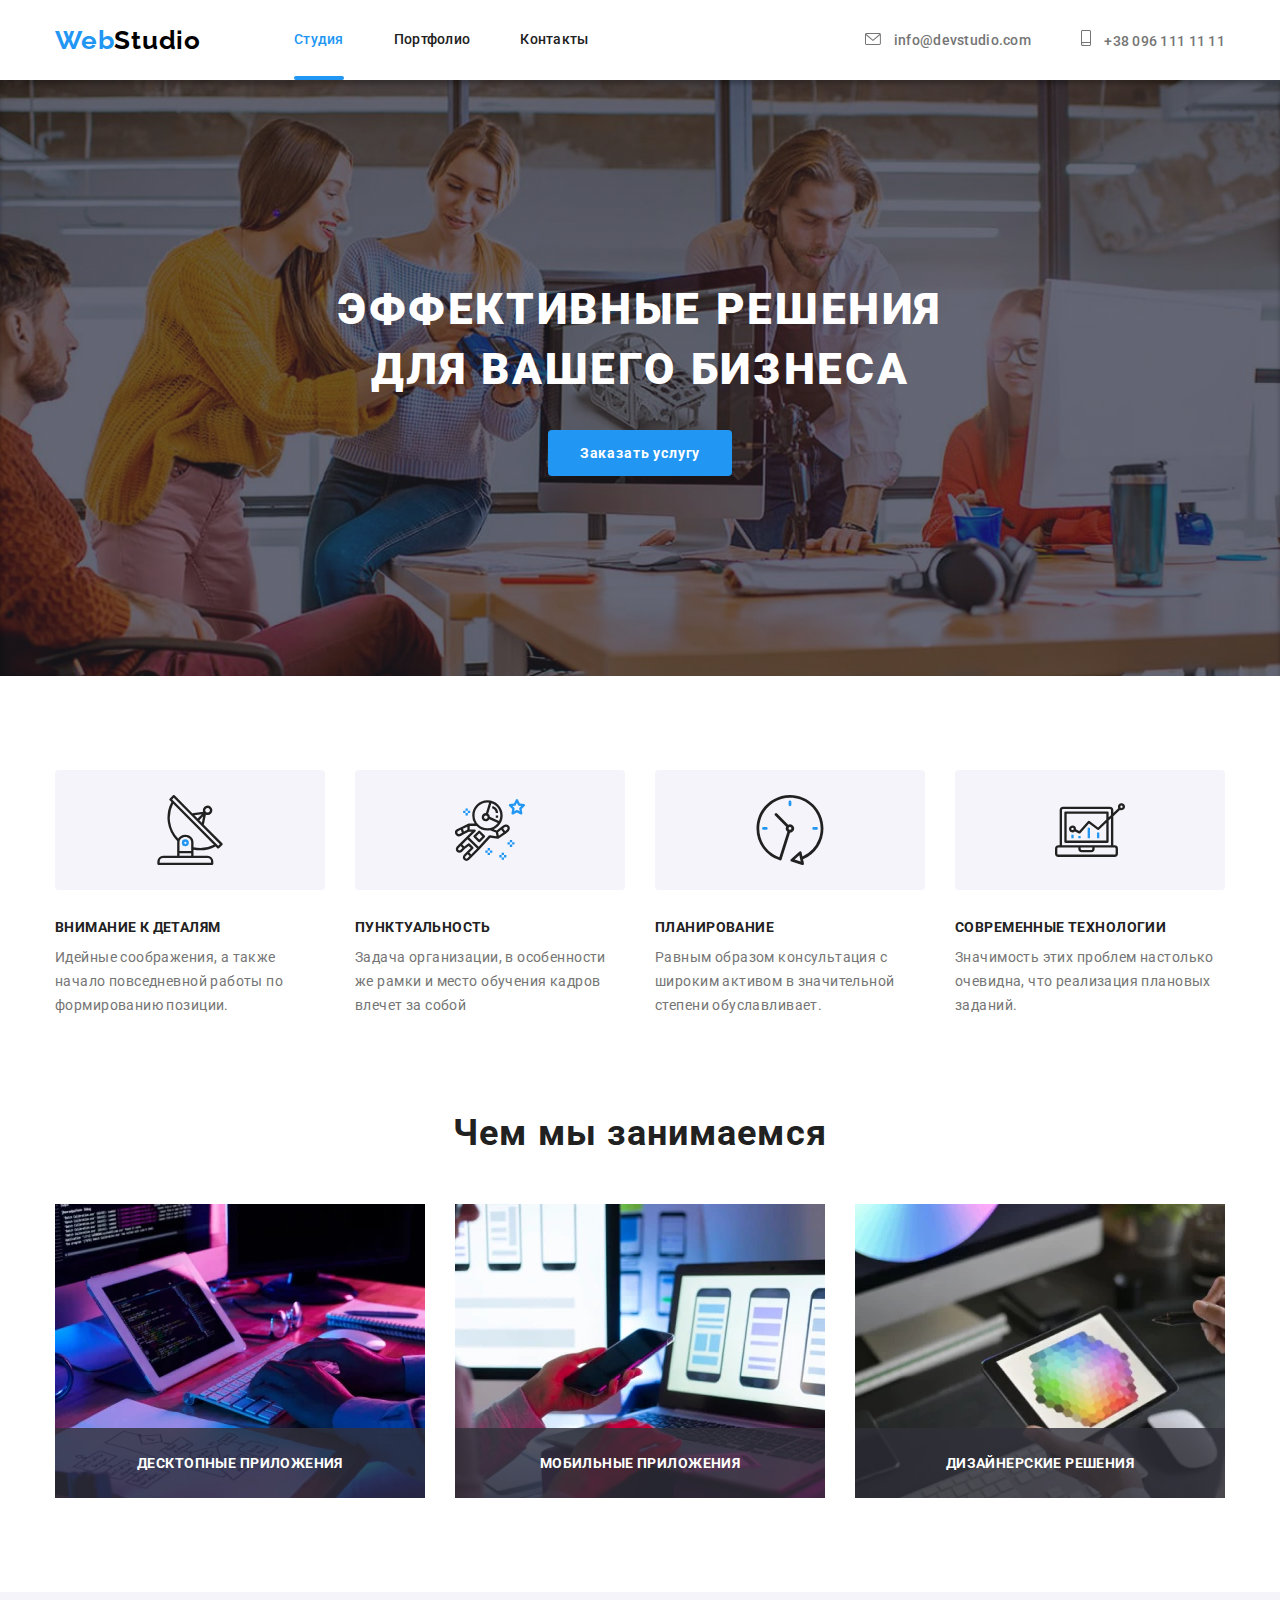
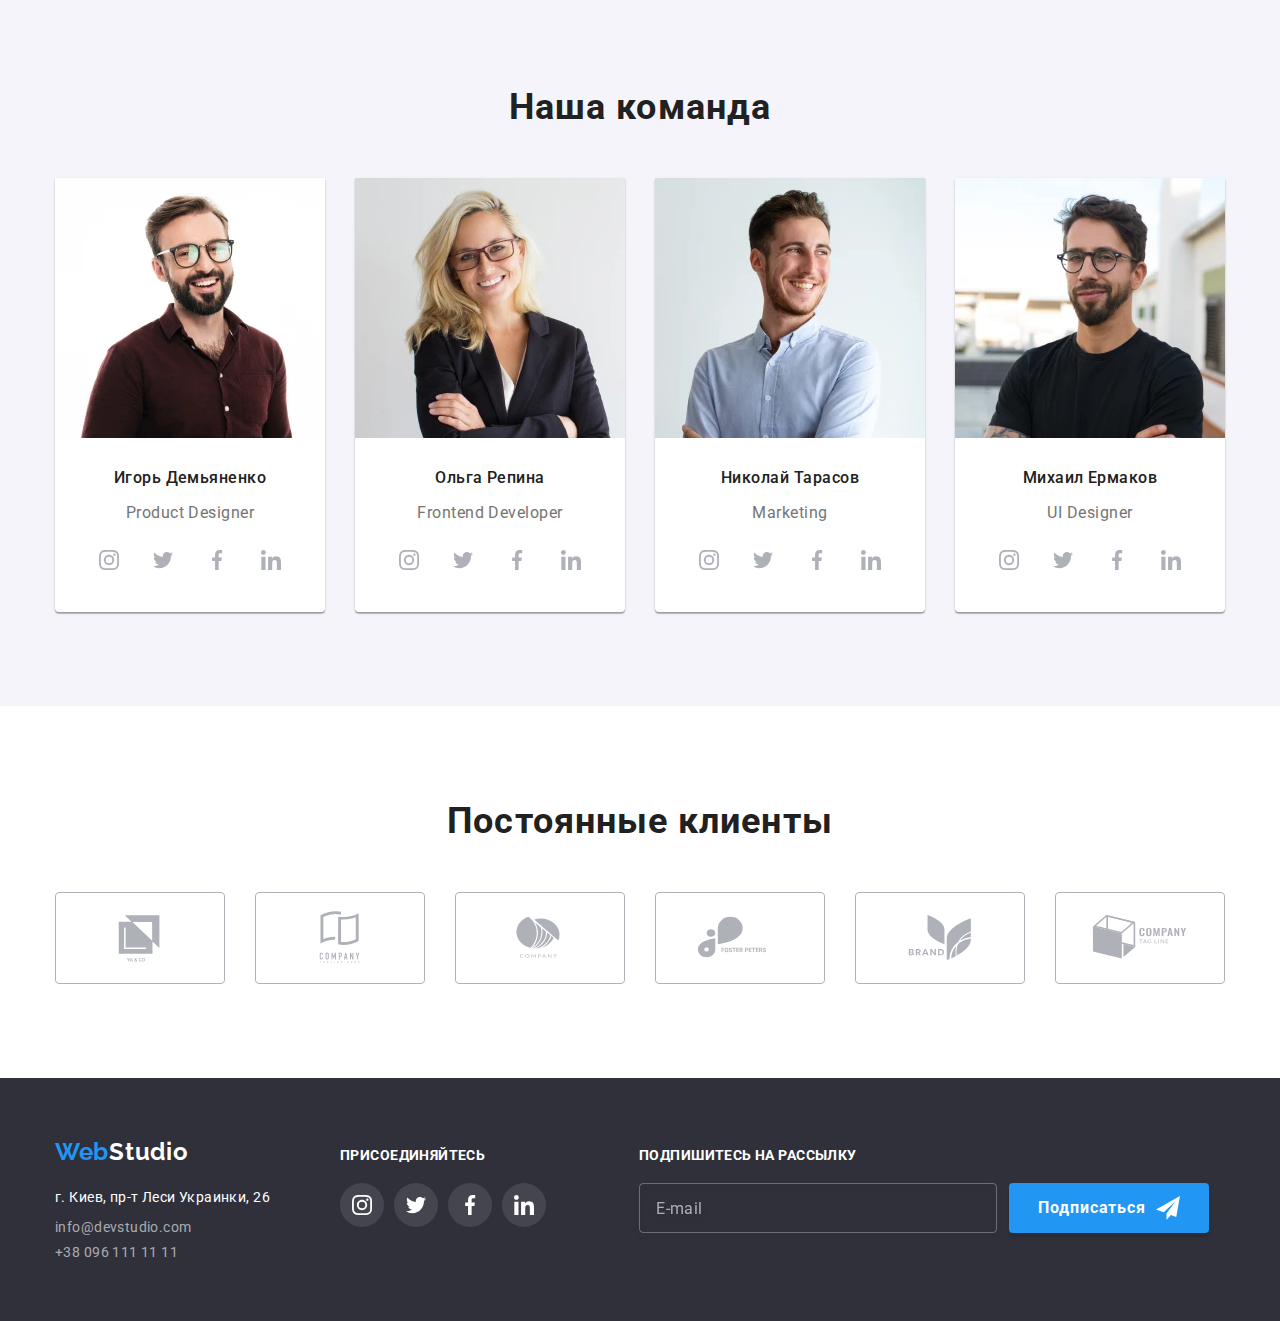
<file: index.html>
<!DOCTYPE html>
<html lang="ru">
  <head>
    <meta charset="UTF-8" />
    <meta http-equiv="X-UA-Compatible" content="IE=edge" />
    <meta name="viewport" content="width=device-width, initial-scale=1.0" />
    <!--fonts start-->
    <link rel="preconnect" href="https://fonts.googleapis.com" />
    <link rel="preconnect" href="https://fonts.gstatic.com" crossorigin />
    <link
      href="https://fonts.googleapis.com/css2?family=Raleway:wght@700&family=Roboto:wght@400;500;700;900&display=swap"
      rel="stylesheet"
    />
    <!--fonts end-->
    <!--normalise start-->
    <link
      rel="stylesheet"
      href="https://cdnjs.cloudflare.com/ajax/libs/modern-normalize/1.1.0/modern-normalize.min.css"
    />
    <!--normalise end-->
    <!--custom styles satrt-->
    <link rel="stylesheet" href="./CSS/main.min.css" />
    <link rel="stylesheet" href="./CSS/styles.css" />
    <!--custom styles end-->
    <title>WebStudio - HomePage</title>
  </head>
  <body>
    <!--Шапка сайта-->
    <header class="header">
      <div class="container main-nav">
        <nav class="site-nav">
          <a class="link logo" href="./index.html" title="HomePage"> Web<span>Studio</span> </a>
          <ul class="list site-link">
            <li class="item"><a class="link current" href="./index.html">Студия</a></li>
            <li class="item"><a class="link" href="./portfolio.html">Портфолио</a></li>
            <li class="item"><a class="link" href="">Контакты</a></li>
          </ul>
        </nav>
        <ul class="list contact-link contact-flex">
          <li class="item">
            <a class="link" href="mailto:info@devstudio.com">
              <svg class="contact-linc-icon" height="12px" width="16px">
                <use href="./images/symbol-defs.svg#mail-icon"></use>
              </svg>
              info@devstudio.com
            </a>
          </li>
          <li class="item">
            <a class="link" href="tel:+380961111111">
              <svg class="contact-linc-icon" height="16px" width="10px">
                <use href="./images/symbol-defs.svg#tel-icon"></use>
              </svg>
              +38 096 111 11 11</a
            >
          </li>
        </ul>
        <button class="mobile-menu-btn" type="button" data-menu-button>
          <svg class="mobile-menu-icon" width="40px" height="40px">
            <use class="mobile-menu-burger" href="./images/symbol-defs.svg#burger-menu"></use>
            <use class="mobile-menu-close" href="./images/symbol-defs.svg#close-icon"></use>
          </svg>
        </button>
      </div>
    </header>
    <main>
      <!--Герой-->
      <section class="hero">
        <h1 class="hero-title">Эффективные решения<br />для вашего бизнеса</h1>
        <button class="hero-btn" type="button" data-modal-open>Заказать услугу</button>
      </section>
      <!--Наши преимущества-->
      <section class="features section">
        <div class="container">
          <h2 class="section__title" hidden>Наши преимущества</h2>
          <ul class="features__list list flex-container">
            <li class="features__item flex-element">
              <div class="features__wrapper">
                <svg class="icon-features" width="70px" height="70px">
                  <use href="./images/symbol-defs.svg#antenna"></use>
                </svg>
              </div>
              <h3 class="features__title">Внимание к деталям</h3>
              <p class="features__about">
                Идейные соображения, а также начало повседневной работы по формированию позиции.
              </p>
            </li>
            <li class="features__item flex-element">
              <div class="features__wrapper">
                <svg class="features__icon" width="70px" height="70px">
                  <use href="./images/symbol-defs.svg#astronaut"></use>
                </svg>
              </div>
              <h3 class="features__title">Пунктуальность</h3>
              <p class="features__about">
                Задача организации, в особенности же рамки и место обучения кадров влечет за собой
              </p>
            </li>
            <li class="features__item flex-element">
              <div class="features__wrapper">
                <svg class="features__icon" width="70px" height="70px">
                  <use href="./images/symbol-defs.svg#clock"></use>
                </svg>
              </div>
              <h3 class="features__title">Планирование</h3>
              <p class="features__about">
                Равным образом консультация с широким активом в значительной степени обуславливает.
              </p>
            </li>
            <li class="features__item flex-element">
              <div class="features__wrapper">
                <svg class="features__icon" width="70px" height="70px">
                  <use href="./images/symbol-defs.svg#diagram"></use>
                </svg>
              </div>
              <h3 class="features__title">Современные технологии</h3>
              <p class="features__about">
                Значимость этих проблем настолько очевидна, что реализация плановых заданий.
              </p>
            </li>
          </ul>
        </div>
      </section>
      <!--Примеры работ-->
      <section class="example section no-padding">
        <div class="container">
          <h2 class="section__title">Чем мы занимаемся</h2>
          <ul class="example__list list flex-container">
            <li class="flex-element example__item">
              <picture>
                <source
                  media="(min-width: 1200px)"
                  srcset="./images/box-1-d.webp 1x, ./images/box-1-d@2x.webp 2x"
                  type="image/jpg"
                />
                <source
                  media="(min-width: 1200px)"
                  srcset="./images/box-1-d.jpg 1x, ./images/box-1-d@2x.jpg 2x"
                  type="image/jpg"
                />
                <img src="./images/box-1-d.jpg" alt="Пример работы 1" width="370" height="294" />
              </picture>
              <p class="example__description">Десктопные приложения</p>
            </li>
            <li class="flex-element example__item">
              <picture>
                <source
                  media="(min-width: 1200px)"
                  srcset="./images/box-2-d.webp 1x, ./images/box-2-d@2x.webp 2x"
                  type="image/jpg"
                />
                <source
                  media="(min-width: 1200px)"
                  srcset="./images/box-2-d.jpg 1x, ./images/box-2-d@2x.jpg 2x"
                  type="image/jpg"
                />
                <img src="./images/box-2-d.jpg" alt="Пример работы 2" width="370" height="294" />
              </picture>
              <p class="example__description">Мобильные приложения</p>
            </li>
            <li class="flex-element example__item">
              <picture>
                <source
                  media="(min-width: 1200px)"
                  srcset="./images/box-3-d.webp 1x, ./images/box-3-d@2x.webp 2x"
                  type="image/jpg"
                />
                <source
                  media="(min-width: 1200px)"
                  srcset="./images/box-3-d.jpg 1x, ./images/box-3-d@2x.jpg 2x"
                  type="image/jpg"
                />
                <img src="./images/box-3-d.jpg" alt="Пример работы 3" width="370" height="294" />
              </picture>
              <p class="example__description">Дизайнерские решения</p>
            </li>
          </ul>
        </div>
      </section>
      <!--Команда-->
      <section class="command section">
        <div class="container">
          <h2 class="section__title">Наша команда</h2>
          <ul class="command__list list flex-container">
            <li class="command__item flex-element">
              <picture>
                <source
                  media="(min-width: 1200px)"
                  srcset="./images/employee-1-d.webp 1x, ./images/employee-1-d@2x.webp 2x"
                  type="image/jpg"
                />
                <source
                  media="(min-width: 1200px)"
                  srcset="./images/employee-1-d.jpg 1x, ./images/employee-1-d@2x.jpg 2x"
                  type="image/jpg"
                />
                <source
                  media="(min-width: 768px)"
                  srcset="./images/employee-1-t.webp 1x, ./images/employee-1-t@2x.webp 2x"
                  type="image/jpg"
                />
                <source
                  media="(min-width: 768px)"
                  srcset="./images/employee-1-t.jpg 1x, ./images/employee-1-t@2x.jpg 2x"
                  type="image/jpg"
                />
                <source
                  media="(max-width: 767px)"
                  srcset="./images/employee-1-m.webp 1x, ./images/employee-1-m@2x.webp 2x"
                  type="image/jpg"
                />
                <source
                  media="(max-width: 767px)"
                  srcset="./images/employee-1-m.jpg 1x, ./images/employee-1-m@2x.jpg 2x"
                  type="image/jpg"
                />
                <img
                  class="command__photo"
                  src="images/employee-1-m.jpg"
                  alt="Сотрудник 1"
                  width="450"
                  height="460"
                />
              </picture>
              <div class="command__wrapper">
                <h3 class="command__title">Игорь Демьяненко</h3>
                <p class="command__role">Product Designer</p>
                <ul class="social-networks list">
                  <li class="social-networks__item item">
                    <a
                      class="social-networks__link link"
                      href=""
                      target="_blank"
                      rel="noopener noreferrer"
                      aria-label="instagram"
                    >
                      <svg class="social-networks__icon" height="20px" width="20px">
                        <use href="./images/symbol-defs.svg#instagram"></use>
                      </svg>
                    </a>
                  </li>
                  <li class="social-networks__item item">
                    <a
                      class="social-networks__link"
                      href=""
                      target="_blank"
                      rel="noopener noreferrer"
                      aria-label="twitter"
                    >
                      <svg class="social-networks__icon" height="20px" width="20px">
                        <use href="./images/symbol-defs.svg#twitter"></use>
                      </svg>
                    </a>
                  </li>
                  <li class="social-networks__item item">
                    <a
                      class="social-networks__link"
                      href=""
                      target="_blank"
                      rel="noopener noreferrer"
                      aria-label="facebook"
                    >
                      <svg class="social-networks__icon" height="20px" width="20px">
                        <use href="./images/symbol-defs.svg#facebook"></use>
                      </svg>
                    </a>
                  </li>
                  <li class="social-networks__item item">
                    <a
                      class="social-networks__link"
                      href=""
                      target="_blank"
                      rel="noopener noreferrer"
                      aria-label="linkedin"
                    >
                      <svg class="social-networks__icon" height="20px" width="20px">
                        <use href="./images/symbol-defs.svg#linkedin"></use>
                      </svg>
                    </a>
                  </li>
                </ul>
              </div>
            </li>
            <li class="command__item flex-element">
              <picture>
                <source
                  media="(min-width: 1200px)"
                  srcset="./images/employee-2-d.webp 1x, ./images/employee-2-d@2x.webp 2x"
                  type="image/jpg"
                />
                <source
                  media="(min-width: 1200px)"
                  srcset="./images/employee-2-d.jpg 1x, ./images/employee-2-d@2x.jpg 2x"
                  type="image/jpg"
                />
                <source
                  media="(min-width: 768px)"
                  srcset="./images/employee-2-t.webp 1x, ./images/employee-2-t@2x.webp 2x"
                  type="image/jpg"
                />
                <source
                  media="(min-width: 768px)"
                  srcset="./images/employee-2-t.jpg 1x, ./images/employee-2-t@2x.jpg 2x"
                  type="image/jpg"
                />
                <source
                  media="(max-width: 767px)"
                  srcset="./images/employee-2-m.webp 1x, ./images/employee-2-m@2x.webp 2x"
                  type="image/jpg"
                />
                <source
                  media="(max-width: 767px)"
                  srcset="./images/employee-2-m.jpg 1x, ./images/employee-2-m@2x.jpg 2x"
                  type="image/jpg"
                />
                <img
                  class="command__photo"
                  src="images/employee-2-m.jpg"
                  alt="Сотрудник 2"
                  width="450"
                  height="460"
                />
              </picture>
              <div class="command__wrapper">
                <h3 class="command__title">Ольга Репина</h3>
                <p class="command__role">Frontend Developer</p>
                <ul class="social-networks list">
                  <li class="social-networks__item item">
                    <a
                      class="social-networks__link"
                      href=""
                      target="_blank"
                      rel="noopener noreferrer"
                      aria-label="instagram"
                    >
                      <svg class="social-networks__icon" height="20px" width="20px">
                        <use href="./images/symbol-defs.svg#instagram"></use>
                      </svg>
                    </a>
                  </li>
                  <li class="social-networks__item item">
                    <a
                      class="social-networks__link"
                      href=""
                      target="_blank"
                      rel="noopener noreferrer"
                      aria-label="twitter"
                    >
                      <svg class="social-networks__icon" height="20px" width="20px">
                        <use href="./images/symbol-defs.svg#twitter"></use>
                      </svg>
                    </a>
                  </li>
                  <li class="social-networks__item item">
                    <a
                      class="social-networks__link"
                      href=""
                      target="_blank"
                      rel="noopener noreferrer"
                      aria-label="facebook"
                    >
                      <svg class="social-networks__icon" height="20px" width="20px">
                        <use href="./images/symbol-defs.svg#facebook"></use>
                      </svg>
                    </a>
                  </li>
                  <li class="social-networks__item item">
                    <a
                      class="social-networks__link"
                      href=""
                      target="_blank"
                      rel="noopener noreferrer"
                      aria-label="linkedin"
                    >
                      <svg class="social-networks__icon" height="20px" width="20px">
                        <use href="./images/symbol-defs.svg#linkedin"></use>
                      </svg>
                    </a>
                  </li>
                </ul>
              </div>
            </li>
            <li class="command__item flex-element">
              <picture>
                <source
                  media="(min-width: 1200px)"
                  srcset="./images/employee-3-d.webp 1x, ./images/employee-3-d@2x.webp 2x"
                  type="image/jpg"
                />
                <source
                  media="(min-width: 1200px)"
                  srcset="./images/employee-3-d.jpg 1x, ./images/employee-3-d@2x.jpg 2x"
                  type="image/jpg"
                />
                <source
                  media="(min-width: 768px)"
                  srcset="./images/employee-3-t.webp 1x, ./images/employee-3-t@2x.webp 2x"
                  type="image/jpg"
                />
                <source
                  media="(min-width: 768px)"
                  srcset="./images/employee-3-t.jpg 1x, ./images/employee-3-t@2x.jpg 2x"
                  type="image/jpg"
                />
                <source
                  media="(max-width: 767px)"
                  srcset="./images/employee-3-m.webp 1x, ./images/employee-3-m@2x.webp 2x"
                  type="image/jpg"
                />
                <source
                  media="(max-width: 767px)"
                  srcset="./images/employee-3-m.jpg 1x, ./images/employee-3-m@2x.jpg 2x"
                  type="image/jpg"
                />
                <img
                  class="command__photo"
                  src="images/employee-3-m.jpg"
                  alt="Сотрудник 3"
                  width="450"
                  height="460"
                />
              </picture>
              <div class="command__wrapper">
                <h3 class="command__title">Николай Тарасов</h3>
                <p class="command__role">Marketing</p>
                <ul class="social-networks list">
                  <li class="social-networks__item item">
                    <a
                      class="social-networks__link"
                      href=""
                      target="_blank"
                      rel="noopener noreferrer"
                      aria-label="instagram"
                    >
                      <svg class="social-networks__icon" height="20px" width="20px">
                        <use href="./images/symbol-defs.svg#instagram"></use>
                      </svg>
                    </a>
                  </li>
                  <li class="social-networks__item item">
                    <a
                      class="social-networks__link"
                      href=""
                      target="_blank"
                      rel="noopener noreferrer"
                      aria-label="twitter"
                    >
                      <svg class="social-networks__icon" height="20px" width="20px">
                        <use href="./images/symbol-defs.svg#twitter"></use>
                      </svg>
                    </a>
                  </li>
                  <li class="social-networks__item item">
                    <a
                      class="social-networks__link"
                      href=""
                      target="_blank"
                      rel="noopener noreferrer"
                      aria-label="facebook"
                    >
                      <svg class="social-networks__icon" height="20px" width="20px">
                        <use href="./images/symbol-defs.svg#facebook"></use>
                      </svg>
                    </a>
                  </li>
                  <li class="social-networks__item item">
                    <a
                      class="social-networks__link"
                      href=""
                      target="_blank"
                      rel="noopener noreferrer"
                      aria-label="linkedin"
                    >
                      <svg class="social-networks__icon" height="20px" width="20px">
                        <use href="./images/symbol-defs.svg#linkedin"></use>
                      </svg>
                    </a>
                  </li>
                </ul>
              </div>
            </li>
            <li class="command__item flex-element">
              <picture>
                <source
                  media="(min-width: 1200px)"
                  srcset="./images/employee-4-d.webp 1x, ./images/employee-4-d@2x.webp 2x"
                  type="image/jpg"
                />
                <source
                  media="(min-width: 1200px)"
                  srcset="./images/employee-4-d.jpg 1x, ./images/employee-4-d@2x.jpg 2x"
                  type="image/jpg"
                />
                <source
                  media="(min-width: 768px)"
                  srcset="./images/employee-4-t.webp 1x, ./images/employee-4-t@2x.webp 2x"
                  type="image/jpg"
                />
                <source
                  media="(min-width: 768px)"
                  srcset="./images/employee-4-t.jpg 1x, ./images/employee-4-t@2x.jpg 2x"
                  type="image/jpg"
                />
                <source
                  media="(max-width: 767px)"
                  srcset="./images/employee-4-m.webp 1x, ./images/employee-4-m@2x.webp 2x"
                  type="image/jpg"
                />
                <source
                  media="(max-width: 767px)"
                  srcset="./images/employee-4-m.jpg 1x, ./images/employee-4-m@2x.jpg 2x"
                  type="image/jpg"
                />
                <img
                  class="command__photo"
                  src="images/employee-4-m.jpg"
                  alt="Сотрудник 4"
                  width="450"
                  height="460"
                />
              </picture>
              <div class="command__wrapper">
                <h3 class="command__title">Михаил Ермаков</h3>
                <p class="command__role">UI Designer</p>
                <ul class="social-networks list">
                  <li class="social-networks__item item">
                    <a
                      class="social-networks__link"
                      href=""
                      target="_blank"
                      rel="noopener noreferrer"
                      aria-label="instagram"
                    >
                      <svg class="social-networks__icon" height="20px" width="20px">
                        <use href="./images/symbol-defs.svg#instagram"></use>
                      </svg>
                    </a>
                  </li>
                  <li class="social-networks__item item">
                    <a
                      class="social-networks__link"
                      href=""
                      target="_blank"
                      rel="noopener noreferrer"
                      aria-label="twitter"
                    >
                      <svg class="social-networks__icon" height="20px" width="20px">
                        <use href="./images/symbol-defs.svg#twitter"></use>
                      </svg>
                    </a>
                  </li>
                  <li class="social-networks__item item">
                    <a
                      class="social-networks__link"
                      href=""
                      target="_blank"
                      rel="noopener noreferrer"
                      aria-label="facebook"
                    >
                      <svg class="social-networks__icon" height="20px" width="20px">
                        <use href="./images/symbol-defs.svg#facebook"></use>
                      </svg>
                    </a>
                  </li>
                  <li class="social-networks__item item">
                    <a
                      class="social-networks__link"
                      href=""
                      target="_blank"
                      rel="noopener noreferrer"
                      aria-label="linkedin"
                    >
                      <svg class="social-networks__icon" height="20px" width="20px">
                        <use href="./images/symbol-defs.svg#linkedin"></use>
                      </svg>
                    </a>
                  </li>
                </ul>
              </div>
            </li>
          </ul>
        </div>
      </section>
      <!--Клиенты-->
      <section class="clients section">
        <div class="container">
          <h2 class="section__title">Постоянные клиенты</h2>
          <ul class="clients__list list flex-container">
            <li class="clients__item item flex-element">
              <a class="clients__link link" href="">
                <svg class="clients__icon" height="60px" width="106px">
                  <use href="./images/symbol-defs.svg#logo-1"></use>
                </svg>
              </a>
            </li>
            <li class="clients__item item flex-element">
              <a class="clients__link link" href="">
                <svg class="clients__icon" height="60px" width="106px">
                  <use href="./images/symbol-defs.svg#logo-2"></use>
                </svg>
              </a>
            </li>
            <li class="clients__item item flex-element">
              <a class="clients__link link" href="">
                <svg class="clients__icon" height="60px" width="106px">
                  <use href="./images/symbol-defs.svg#logo-3"></use>
                </svg>
              </a>
            </li>
            <li class="clients__item item flex-element">
              <a class="clients__link link" href="">
                <svg class="clients__icon" height="60px" width="106px">
                  <use href="./images/symbol-defs.svg#logo-4"></use>
                </svg>
              </a>
            </li>
            <li class="clients__item item flex-element">
              <a class="clients__link link" href="">
                <svg class="clients__icon" height="60px" width="106px">
                  <use href="./images/symbol-defs.svg#logo-5"></use>
                </svg>
              </a>
            </li>
            <li class="clients__item item flex-element">
              <a class="clients__link link" href="">
                <svg class="clients__icon" height="60px" width="106px">
                  <use href="./images/symbol-defs.svg#logo-6"></use>
                </svg>
              </a>
            </li>
          </ul>
        </div>
      </section>
    </main>
    <!--Footer-->
    <footer class="footer">
      <div class="container">
        <div class="footer-contacts">
          <a class="link logo" href="./index.html" title="HomePage"> Web<span>Studio</span> </a>
          <address class="adds">г. Киев, пр-т Леси Украинки, 26</address>
          <ul class="list contact-link">
            <li class="footer-contact">
              <a class="link" href="mailto:info@devstudio.com">info@devstudio.com</a>
            </li>
            <li class="footer-contact">
              <a class="link" href="tel:+380961111111">+38 096 111 11 11</a>
            </li>
          </ul>
        </div>
        <div class="footer-social-link">
          <strong class="footer-title">присоединяйтесь</strong>
          <ul class="social-networks social-networks--mt list">
            <li class="social-networks__item item">
              <a
                class="social-networks__link social-networks__link--mode-dark link"
                href=""
                target="_blank"
                rel="noopener noreferrer"
                aria-label="instagram"
              >
                <svg class="social-linc-icon" height="20px" width="20px">
                  <use href="./images/symbol-defs.svg#instagram"></use>
                </svg>
              </a>
            </li>
            <li class="social-networks__item item">
              <a
                class="social-networks__link social-networks__link--mode-dark link"
                href=""
                target="_blank"
                rel="noopener noreferrer"
                aria-label="twitter"
              >
                <svg class="social-linc-icon" height="20px" width="20px">
                  <use href="./images/symbol-defs.svg#twitter"></use>
                </svg>
              </a>
            </li>
            <li class="social-networks__item item">
              <a
                class="social-networks__link social-networks__link--mode-dark link"
                href=""
                target="_blank"
                rel="noopener noreferrer"
                aria-label="facebook"
              >
                <svg class="social-linc-icon" height="20px" width="20px">
                  <use href="./images/symbol-defs.svg#facebook"></use>
                </svg>
              </a>
            </li>
            <li class="social-networks__item item">
              <a
                class="social-networks__link social-networks__link--mode-dark link"
                href=""
                target="_blank"
                rel="noopener noreferrer"
                aria-label="linkedin"
              >
                <svg class="social-linc-icon" height="20px" width="20px">
                  <use href="./images/symbol-defs.svg#linkedin"></use>
                </svg>
              </a>
            </li>
          </ul>
        </div>
        <form class="footer-form" name="subscribe-form">
          <strong class="footer-subscribe-form">Подпишитесь на рассылку</strong>
          <label>
            <input class="footer-form-email" type="email" name="user-email" placeholder="E-mail" />
          </label>
          <button class="footer-form-btn" type="submit">
            <span class="subscribe">Подписаться</span>
            <svg class="send" height="24px" width="24px">
              <use href="./images/symbol-defs.svg#send"></use>
            </svg>
          </button>
        </form>
      </div>
    </footer>
    <!-- modal window start-->
    <div class="backdrop is-hidden" data-modal>
      <div class="modal">
        <button class="modal-btn" type="button" data-modal-close>
          <svg class="close-modal" height="18px" width="18px">
            <use href="./images/symbol-defs.svg#close-icon"></use>
          </svg>
        </button>
        <form name="order-form" autocomplete="on" novalidate>
          <strong class="form-header">Оставьте свои данные, мы вам перезвоним</strong>
          <label class="form-entry-field">
            <span class="form-field-label">Имя</span>
            <div class="form-field-wrapper">
              <input
                class="form-field-contact"
                type="text"
                name="user-name"
                minlength="2"
                placeholder=" "
              />
              <svg class="form-icon" height="18px" width="18px">
                <use href="./images/symbol-defs.svg#person-black"></use>
              </svg>
            </div>
          </label>
          <label class="form-entry-field">
            <span class="form-field-label">Телефон</span>
            <div class="form-field-wrapper">
              <input class="form-field-contact" type="tel" name="user-phone" placeholder=" " />
              <svg class="form-icon" height="18px" width="18px">
                <use href="./images/symbol-defs.svg#phone-black"></use>
              </svg>
            </div>
          </label>
          <label class="form-entry-field">
            <span class="form-field-label">Почта</span>
            <div class="form-field-wrapper">
              <input class="form-field-contact" type="email" name="user-email" placeholder=" " />
              <svg class="form-icon" height="18px" width="18px">
                <use href="./images/symbol-defs.svg#email-black"></use>
              </svg>
            </div>
          </label>
          <label class="form-entry-field comment">
            <span class="form-field-label">Комментарий</span>
            <textarea
              class="form-field-comment"
              name="user-comment"
              cols="30"
              rows="11"
              placeholder="Введите текст"
            ></textarea>
          </label>
          <label class="form-entry-field check">
            <input class="visually-hidden form-chekbox" type="checkbox" name="user-agreement" />
            <span class="custom-chekbox">
              <svg class="custom-chekbox-icon" width="11px" height="8px">
                <use href="./images/symbol-defs.svg#vector"></use>
              </svg>
            </span>
            <span class="text-agreement">Соглашаюсь с рассылкой и принимаю </span>
            <a class="link-agreement" href="">Условия договора</a>
          </label>
          <button class="form-submit-btn" type="submit" disabled>Отправить</button>
        </form>
      </div>
    </div>
    <!-- modal window end-->

    <!-- mobile menu start-->
    <div class="mobile-menu" data-menu>
      <ul class="mobile-menu-nav list">
        <li class="mobile-menu-nav-item">
          <a class="mobile-menu-link current" href="./index.html">Студия </a>
        </li>
        <li class="mobile-menu-nav-item">
          <a class="mobile-menu-link" href="./portfolio.html">Портфолио</a>
        </li>
        <li class="mobile-menu-nav-item">
          <a class="mobile-menu-link" href="">Контакты</a>
        </li>
      </ul>

      <ul class="mobile-menu-contacts list">
        <li class="mobile-menu-contacts-item">
          <a class="mobile-menu-contact-link accent" href=""> +38 096 111 11 11 </a>
        </li>
        <li class="mobile-menu-contacts-item">
          <a class="mobile-menu-contact-link" href="">info@devstudio.com</a>
        </li>
      </ul>

      <ul class="mobile-menu-socials list">
        <li class="mobile-menu-socials-item">
          <a
            class="mobile-menu-socials-link"
            href=""
            target="_blank"
            rel="noopener noreferrer"
            aria-label="instagram"
          >
            Instagram
          </a>
        </li>
        <li class="mobile-menu-socials-item">
          <a
            class="mobile-menu-socials-link"
            href=""
            target="_blank"
            rel="noopener noreferrer"
            aria-label="twitter"
            >Twitter</a
          >
        </li>
        <li class="mobile-menu-socials-item">
          <a
            class="mobile-menu-socials-link"
            href=""
            target="_blank"
            rel="noopener noreferrer"
            aria-label="facebook"
            >Facebook</a
          >
        </li>
        <li class="mobile-menu-socials-item">
          <a
            class="mobile-menu-socials-link"
            href=""
            target="_blank"
            rel="noopener noreferrer"
            aria-label="linkedin"
            >LinkedIn</a
          >
        </li>
      </ul>
    </div>
    <!-- mobile menu end-->

    <!-- JS start-->
    <script src="./js/modal.js"></script>
    <script src="./js/menu.js"></script>
    <!-- JS end-->
  </body>
</html>
</file>
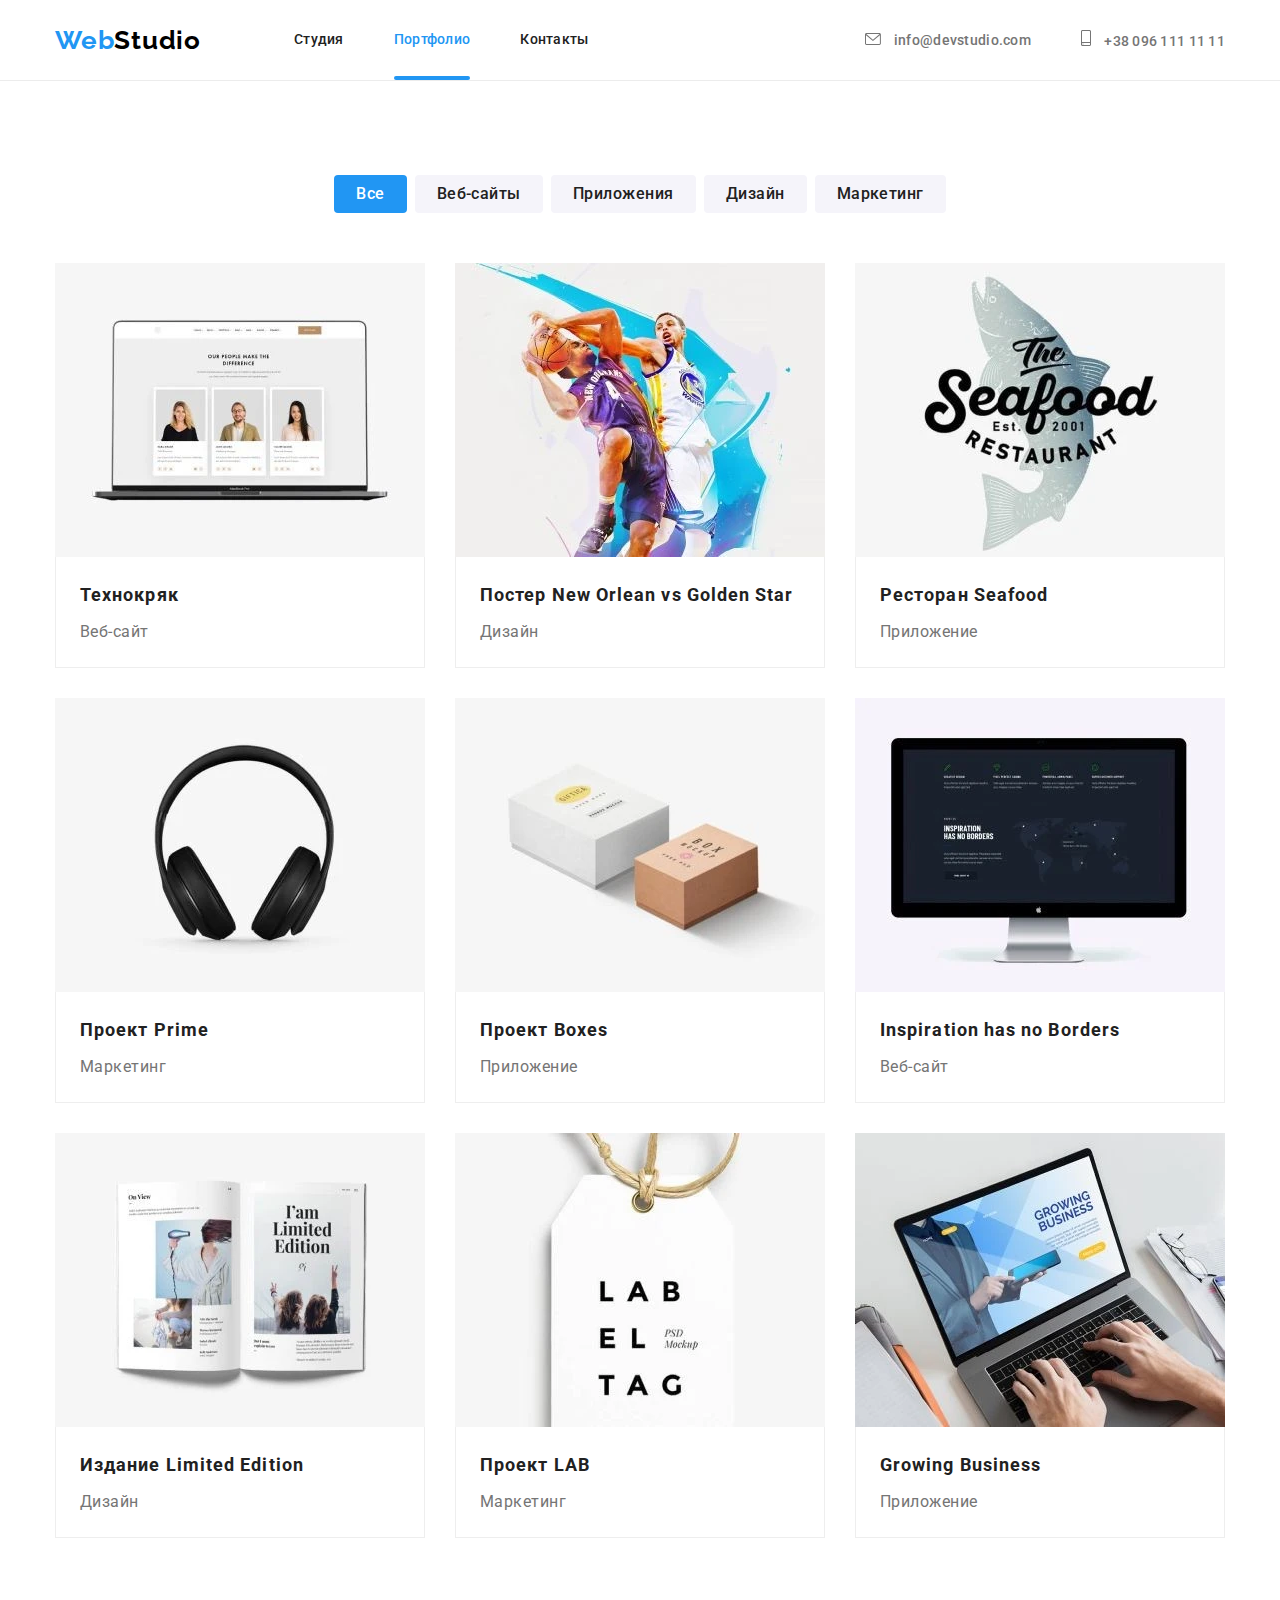
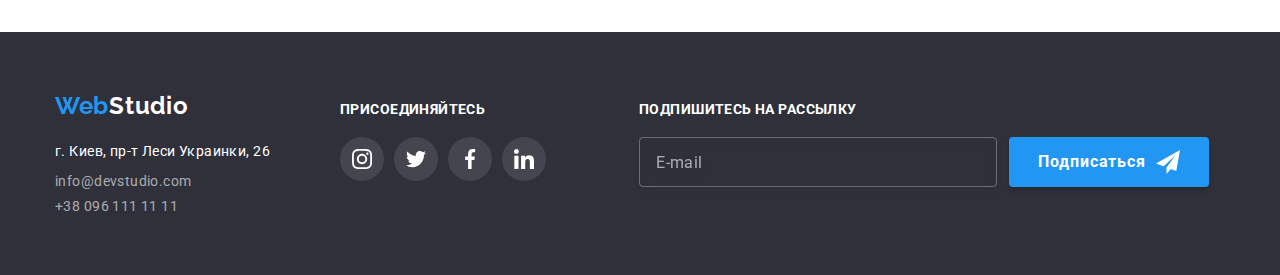
<file: portfolio.html>
<!DOCTYPE html>
<html lang="ru">
  <head>
    <meta charset="UTF-8" />
    <meta http-equiv="X-UA-Compatible" content="IE=edge" />
    <meta name="viewport" content="width=device-width, initial-scale=1.0" />
    <!--fonts start-->
    <link rel="preconnect" href="https://fonts.googleapis.com" />
    <link rel="preconnect" href="https://fonts.gstatic.com" crossorigin />
    <link
      href="https://fonts.googleapis.com/css2?family=Raleway:wght@700&family=Roboto:wght@400;500;700;900&display=swap"
      rel="stylesheet"
    />
    <!--fonts end-->
    <!--normalise start-->
    <link
      rel="stylesheet"
      href="https://cdnjs.cloudflare.com/ajax/libs/modern-normalize/1.1.0/modern-normalize.min.css"
    />
    <!--normalise end-->
    <!--custom styles satrt-->
    <link rel="stylesheet" href="./CSS/main.min.css" />
    <link rel="stylesheet" href="./CSS/styles.css" />
    <!--custom styles end-->
    <title>Portfolio</title>
  </head>

  <body>
    <!--Шапка сайта-->
    <header class="header pf-header">
      <div class="container main-nav">
        <nav class="site-nav">
          <a class="link logo" href="./index.html" title="HomePage"> Web<span>Studio</span> </a>
          <ul class="list site-link">
            <li class="item"><a class="link" href="./index.html">Студия</a></li>
            <li class="item"><a class="link current" href="./portfolio.html">Портфолио</a></li>
            <li class="item"><a class="link" href="">Контакты</a></li>
          </ul>
        </nav>
        <ul class="list contact-link contact-flex">
          <li class="item">
            <a class="link" href="mailto:info@devstudio.com">
              <svg class="contact-linc-icon" height="12px" width="16px">
                <use href="./images/symbol-defs.svg#mail-icon"></use>
              </svg>
              info@devstudio.com
            </a>
          </li>
          <li class="item">
            <a class="link" href="tel:+380961111111">
              <svg class="contact-linc-icon" height="16px" width="10px">
                <use href="./images/symbol-defs.svg#tel-icon"></use>
              </svg>
              +38 096 111 11 11</a
            >
          </li>
        </ul>
        <button class="mobile-menu-btn" type="button" data-menu-button>
          <svg class="mobile-menu-icon" width="40px" height="40px">
            <use class="mobile-menu-burger" href="./images/symbol-defs.svg#burger-menu"></use>
            <use class="mobile-menu-close" href="./images/symbol-defs.svg#close-icon"></use>
          </svg>
        </button>
      </div>
    </header>
    <!--герой-->
    <main>
      <!--Портфолио-->
      <section class="section">
        <div class="pf-container">
          <h1 class="pf-title" hidden>Портфолио</h1>
          <!--фильтры-->
          <ul class="list filter-flex">
            <li class="pf-item">
              <button class="portfolio-btn current" type="button">Все</button>
            </li>
            <li class="pf-item">
              <button class="portfolio-btn" type="button">Веб-сайты</button>
            </li>
            <li class="pf-item">
              <button class="portfolio-btn" type="button">Приложения</button>
            </li>
            <li class="pf-item">
              <button class="portfolio-btn" type="button">Дизайн</button>
            </li>
            <li class="pf-item">
              <button class="portfolio-btn" type="button">Маркетинг</button>
            </li>
          </ul>
          <!--Портфолио примеры работ-->
          <ul class="pf-list list flex-container">
            <li class="pf-list-item flex-element">
              <div class="pf-card">
                <picture>
                  <source
                    media="(min-width: 1200px)"
                    srcset="
                      ./images/portfolio/img-1-desk.webp    1x,
                      ./images/portfolio/img-1-desk@2x.webp 2x
                    "
                    type="image/jpg"
                  />
                  <source
                    media="(min-width: 1200px)"
                    srcset="
                      ./images/portfolio/img-1-desk.jpg    1x,
                      ./images/portfolio/img-1-desk@2x.jpg 2x
                    "
                    type="image/jpg"
                  />
                  <source
                    media="(min-width: 768px)"
                    srcset="
                      ./images/portfolio/img-1-tab.webp    1x,
                      ./images/portfolio/img-1-tab@2x.webp 2x
                    "
                    type="image/jpg"
                  />
                  <source
                    media="(min-width: 768px)"
                    srcset="
                      ./images/portfolio/img-1-tab.jpg    1x,
                      ./images/portfolio/img-1-tab@2x.jpg 2x
                    "
                    type="image/jpg"
                  />
                  <source
                    media="(max-width: 767px)"
                    srcset="
                      ./images/portfolio/img-1-mob.webp    1x,
                      ./images/portfolio/img-1-mob@2x.webp 2x
                    "
                    type="image/jpg"
                  />
                  <source
                    media="(max-width: 767px)"
                    srcset="
                      ./images/portfolio/img-1-mob.jpg    1x,
                      ./images/portfolio/img-1-mob@2x.jpg 2x
                    "
                    type="image/jpg"
                  />
                  <img
                    class="img-example"
                    src="./images/portfolio/img-1-mob.jpg"
                    alt="Пример работы"
                    width="450"
                    height="294"
                  />
                </picture>
                <div class="pf-overlay is-hidden">
                  <p class="pf-description">
                    Ресурс предлагает комплексные предложения с разным уровнем функционала и
                    сервисов. Все это позволит посетителю получить исчерпывающие сведения о компании
                    или частном лице.
                  </p>
                </div>
              </div>
              <div class="example-descripion">
                <h2 class="example-title">Технокряк</h2>
                <p class="about-example">Веб-сайт</p>
              </div>
            </li>
            <li class="pf-list-item flex-element">
              <div class="pf-card">
                <picture>
                  <source
                    media="(min-width: 1200px)"
                    srcset="
                      ./images/portfolio/img-2-desk.webp    1x,
                      ./images/portfolio/img-2-desk@2x.webp 2x
                    "
                    type="image/jpg"
                  />
                  <source
                    media="(min-width: 1200px)"
                    srcset="
                      ./images/portfolio/img-2-desk.jpg    1x,
                      ./images/portfolio/img-2-desk@2x.jpg 2x
                    "
                    type="image/jpg"
                  />
                  <source
                    media="(min-width: 768px)"
                    srcset="
                      ./images/portfolio/img-2-tab.webp    1x,
                      ./images/portfolio/img-2-tab@2x.webp 2x
                    "
                    type="image/jpg"
                  />
                  <source
                    media="(min-width: 768px)"
                    srcset="
                      ./images/portfolio/img-2-tab.jpg    1x,
                      ./images/portfolio/img-2-tab@2x.jpg 2x
                    "
                    type="image/jpg"
                  />
                  <source
                    media="(max-width: 767px)"
                    srcset="
                      ./images/portfolio/img-2-mob.webp    1x,
                      ./images/portfolio/img-2-mob@2x.webp 2x
                    "
                    type="image/jpg"
                  />
                  <source
                    media="(max-width: 767px)"
                    srcset="
                      ./images/portfolio/img-2-mob.jpg    1x,
                      ./images/portfolio/img-2-mob@2x.jpg 2x
                    "
                    type="image/jpg"
                  />
                  <img
                    class="img-example"
                    src="./images/portfolio/img-2-mob.jpg"
                    alt="Пример работы"
                    width="450"
                    height="294"
                  />
                </picture>
                <div class="pf-overlay is-hidden">
                  <p class="pf-description">
                    Ресурс предлагает комплексные предложения с разным уровнем функционала и
                    сервисов. Все это позволит посетителю получить исчерпывающие сведения о компании
                    или частном лице.
                  </p>
                </div>
              </div>
              <div class="example-descripion">
                <h2 class="example-title">Постер New Orlean vs Golden Star</h2>
                <p class="about-example">Дизайн</p>
              </div>
            </li>
            <li class="pf-list-item flex-element">
              <div class="pf-card">
                <picture>
                  <source
                    media="(min-width: 1200px)"
                    srcset="
                      ./images/portfolio/img-3-desk.webp    1x,
                      ./images/portfolio/img-3-desk@2x.webp 2x
                    "
                    type="image/jpg"
                  />
                  <source
                    media="(min-width: 1200px)"
                    srcset="
                      ./images/portfolio/img-3-desk.jpg    1x,
                      ./images/portfolio/img-3-desk@2x.jpg 2x
                    "
                    type="image/jpg"
                  />
                  <source
                    media="(min-width: 768px)"
                    srcset="
                      ./images/portfolio/img-3-tab.webp    1x,
                      ./images/portfolio/img-3-tab@2x.webp 2x
                    "
                    type="image/jpg"
                  />
                  <source
                    media="(min-width: 768px)"
                    srcset="
                      ./images/portfolio/img-3-tab.jpg    1x,
                      ./images/portfolio/img-3-tab@2x.jpg 2x
                    "
                    type="image/jpg"
                  />
                  <source
                    media="(max-width: 767px)"
                    srcset="
                      ./images/portfolio/img-3-mob.webp    1x,
                      ./images/portfolio/img-3-mob@2x.webp 2x
                    "
                    type="image/jpg"
                  />
                  <source
                    media="(max-width: 767px)"
                    srcset="
                      ./images/portfolio/img-3-mob.jpg    1x,
                      ./images/portfolio/img-3-mob@2x.jpg 2x
                    "
                    type="image/jpg"
                  />
                  <img
                    class="img-example"
                    src="./images/portfolio/img-3-mob.jpg"
                    alt="Пример работы"
                    width="450"
                    height="294"
                  />
                </picture>
                <div class="pf-overlay is-hidden">
                  <p class="pf-description">
                    Ресурс предлагает комплексные предложения с разным уровнем функционала и
                    сервисов. Все это позволит посетителю получить исчерпывающие сведения о компании
                    или частном лице.
                  </p>
                </div>
              </div>
              <div class="example-descripion">
                <h2 class="example-title">Ресторан Seafood</h2>
                <p class="about-example">Приложение</p>
              </div>
            </li>
            <li class="pf-list-item flex-element">
              <div class="pf-card">
                <picture>
                  <source
                    media="(min-width: 1200px)"
                    srcset="
                      ./images/portfolio/img-4-desk.webp    1x,
                      ./images/portfolio/img-4-desk@2x.webp 2x
                    "
                    type="image/jpg"
                  />
                  <source
                    media="(min-width: 1200px)"
                    srcset="
                      ./images/portfolio/img-4-desk.jpg    1x,
                      ./images/portfolio/img-4-desk@2x.jpg 2x
                    "
                    type="image/jpg"
                  />
                  <source
                    media="(min-width: 768px)"
                    srcset="
                      ./images/portfolio/img-4-tab.webp    1x,
                      ./images/portfolio/img-4-tab@2x.webp 2x
                    "
                    type="image/jpg"
                  />
                  <source
                    media="(min-width: 768px)"
                    srcset="
                      ./images/portfolio/img-4-tab.jpg    1x,
                      ./images/portfolio/img-4-tab@2x.jpg 2x
                    "
                    type="image/jpg"
                  />
                  <source
                    media="(max-width: 767px)"
                    srcset="
                      ./images/portfolio/img-4-mob.webp    1x,
                      ./images/portfolio/img-4-mob@2x.webp 2x
                    "
                    type="image/jpg"
                  />
                  <source
                    media="(max-width: 767px)"
                    srcset="
                      ./images/portfolio/img-4-mob.jpg    1x,
                      ./images/portfolio/img-4-mob@2x.jpg 2x
                    "
                    type="image/jpg"
                  />
                  <img
                    class="img-example"
                    src="./images/portfolio/img-4-mob.jpg"
                    alt="Пример работы"
                    width="450"
                    height="294"
                  />
                </picture>
                <div class="pf-overlay is-hidden">
                  <p class="pf-description">
                    Ресурс предлагает комплексные предложения с разным уровнем функционала и
                    сервисов. Все это позволит посетителю получить исчерпывающие сведения о компании
                    или частном лице.
                  </p>
                </div>
              </div>
              <div class="example-descripion">
                <h2 class="example-title">Проект Prime</h2>
                <p class="about-example">Маркетинг</p>
              </div>
            </li>
            <li class="pf-list-item flex-element">
              <div class="pf-card">
                <picture>
                  <source
                    media="(min-width: 1200px)"
                    srcset="
                      ./images/portfolio/img-5-desk.webp    1x,
                      ./images/portfolio/img-5-desk@2x.webp 2x
                    "
                    type="image/jpg"
                  />
                  <source
                    media="(min-width: 1200px)"
                    srcset="
                      ./images/portfolio/img-5-desk.jpg    1x,
                      ./images/portfolio/img-5-desk@2x.jpg 2x
                    "
                    type="image/jpg"
                  />
                  <source
                    media="(min-width: 768px)"
                    srcset="
                      ./images/portfolio/img-5-tab.webp    1x,
                      ./images/portfolio/img-5-tab@2x.webp 2x
                    "
                    type="image/jpg"
                  />
                  <source
                    media="(min-width: 768px)"
                    srcset="
                      ./images/portfolio/img-5-tab.jpg    1x,
                      ./images/portfolio/img-5-tab@2x.jpg 2x
                    "
                    type="image/jpg"
                  />
                  <source
                    media="(max-width: 767px)"
                    srcset="
                      ./images/portfolio/img-5-mob.webp    1x,
                      ./images/portfolio/img-5-mob@2x.webp 2x
                    "
                    type="image/jpg"
                  />
                  <source
                    media="(max-width: 767px)"
                    srcset="
                      ./images/portfolio/img-5-mob.jpg    1x,
                      ./images/portfolio/img-5-mob@2x.jpg 2x
                    "
                    type="image/jpg"
                  />
                  <img
                    class="img-example"
                    src="./images/portfolio/img-5-mob.jpg"
                    alt="Пример работы"
                    width="450"
                    height="294"
                  />
                </picture>
                <div class="pf-overlay is-hidden">
                  <p class="pf-description">
                    Ресурс предлагает комплексные предложения с разным уровнем функционала и
                    сервисов. Все это позволит посетителю получить исчерпывающие сведения о компании
                    или частном лице.
                  </p>
                </div>
              </div>
              <div class="example-descripion">
                <h2 class="example-title">Проект Boxes</h2>
                <p class="about-example">Приложение</p>
              </div>
            </li>
            <li class="pf-list-item flex-element">
              <div class="pf-card">
                <picture>
                  <source
                    media="(min-width: 1200px)"
                    srcset="
                      ./images/portfolio/img-6-desk.webp    1x,
                      ./images/portfolio/img-6-desk@2x.webp 2x
                    "
                    type="image/jpg"
                  />
                  <source
                    media="(min-width: 1200px)"
                    srcset="
                      ./images/portfolio/img-6-desk.jpg    1x,
                      ./images/portfolio/img-6-desk@2x.jpg 2x
                    "
                    type="image/jpg"
                  />
                  <source
                    media="(min-width: 768px)"
                    srcset="
                      ./images/portfolio/img-6-tab.webp    1x,
                      ./images/portfolio/img-6-tab@2x.webp 2x
                    "
                    type="image/jpg"
                  />
                  <source
                    media="(min-width: 768px)"
                    srcset="
                      ./images/portfolio/img-6-tab.jpg    1x,
                      ./images/portfolio/img-6-tab@2x.jpg 2x
                    "
                    type="image/jpg"
                  />
                  <source
                    media="(max-width: 767px)"
                    srcset="
                      ./images/portfolio/img-6-mob.webp    1x,
                      ./images/portfolio/img-6-mob@2x.webp 2x
                    "
                    type="image/jpg"
                  />
                  <source
                    media="(max-width: 767px)"
                    srcset="
                      ./images/portfolio/img-6-mob.jpg    1x,
                      ./images/portfolio/img-6-mob@2x.jpg 2x
                    "
                    type="image/jpg"
                  />
                  <img
                    class="img-example"
                    src="./images/portfolio/img-6-mob.jpg"
                    alt="Пример работы"
                    width="450"
                    height="294"
                  />
                </picture>
                <div class="pf-overlay is-hidden">
                  <p class="pf-description">
                    Ресурс предлагает комплексные предложения с разным уровнем функционала и
                    сервисов. Все это позволит посетителю получить исчерпывающие сведения о компании
                    или частном лице.
                  </p>
                </div>
              </div>
              <div class="example-descripion">
                <h2 class="example-title">Inspiration has no Borders</h2>
                <p class="about-example">Веб-сайт</p>
              </div>
            </li>
            <li class="pf-list-item flex-element">
              <div class="pf-card">
                <picture>
                  <source
                    media="(min-width: 1200px)"
                    srcset="
                      ./images/portfolio/img-7-desk.webp    1x,
                      ./images/portfolio/img-7-desk@2x.webp 2x
                    "
                    type="image/jpg"
                  />
                  <source
                    media="(min-width: 1200px)"
                    srcset="
                      ./images/portfolio/img-7-desk.jpg    1x,
                      ./images/portfolio/img-7-desk@2x.jpg 2x
                    "
                    type="image/jpg"
                  />
                  <source
                    media="(min-width: 768px)"
                    srcset="
                      ./images/portfolio/img-7-tab.webp    1x,
                      ./images/portfolio/img-7-tab@2x.webp 2x
                    "
                    type="image/jpg"
                  />
                  <source
                    media="(min-width: 768px)"
                    srcset="
                      ./images/portfolio/img-7-tab.jpg    1x,
                      ./images/portfolio/img-7-tab@2x.jpg 2x
                    "
                    type="image/jpg"
                  />
                  <source
                    media="(max-width: 767px)"
                    srcset="
                      ./images/portfolio/img-7-mob.webp    1x,
                      ./images/portfolio/img-7-mob@2x.webp 2x
                    "
                    type="image/jpg"
                  />
                  <source
                    media="(max-width: 767px)"
                    srcset="
                      ./images/portfolio/img-7-mob.jpg    1x,
                      ./images/portfolio/img-7-mob@2x.jpg 2x
                    "
                    type="image/jpg"
                  />
                  <img
                    class="img-example"
                    src="./images/portfolio/img-7-mob.jpg"
                    alt="Пример работы"
                    width="450"
                    height="294"
                  />
                </picture>
                <div class="pf-overlay is-hidden">
                  <p class="pf-description">
                    Ресурс предлагает комплексные предложения с разным уровнем функционала и
                    сервисов. Все это позволит посетителю получить исчерпывающие сведения о компании
                    или частном лице.
                  </p>
                </div>
              </div>
              <div class="example-descripion">
                <h2 class="example-title">Издание Limited Edition</h2>
                <p class="about-example">Дизайн</p>
              </div>
            </li>
            <li class="pf-list-item flex-element">
              <div class="pf-card">
                <picture>
                  <source
                    media="(min-width: 1200px)"
                    srcset="
                      ./images/portfolio/img-8-desk.webp    1x,
                      ./images/portfolio/img-8-desk@2x.webp 2x
                    "
                    type="image/jpg"
                  />
                  <source
                    media="(min-width: 1200px)"
                    srcset="
                      ./images/portfolio/img-8-desk.jpg    1x,
                      ./images/portfolio/img-8-desk@2x.jpg 2x
                    "
                    type="image/jpg"
                  />
                  <source
                    media="(min-width: 768px)"
                    srcset="
                      ./images/portfolio/img-8-tab.webp    1x,
                      ./images/portfolio/img-8-tab@2x.webp 2x
                    "
                    type="image/jpg"
                  />
                  <source
                    media="(min-width: 768px)"
                    srcset="
                      ./images/portfolio/img-8-tab.jpg    1x,
                      ./images/portfolio/img-8-tab@2x.jpg 2x
                    "
                    type="image/jpg"
                  />
                  <source
                    media="(max-width: 767px)"
                    srcset="
                      ./images/portfolio/img-8-mob.webp    1x,
                      ./images/portfolio/img-8-mob@2x.webp 2x
                    "
                    type="image/jpg"
                  />
                  <source
                    media="(max-width: 767px)"
                    srcset="
                      ./images/portfolio/img-8-mob.jpg    1x,
                      ./images/portfolio/img-8-mob@2x.jpg 2x
                    "
                    type="image/jpg"
                  />
                  <img
                    class="img-example"
                    src="./images/portfolio/img-8-mob.jpg"
                    alt="Пример работы"
                    width="450"
                    height="294"
                  />
                </picture>
                <div class="pf-overlay is-hidden">
                  <p class="pf-description">
                    Ресурс предлагает комплексные предложения с разным уровнем функционала и
                    сервисов. Все это позволит посетителю получить исчерпывающие сведения о компании
                    или частном лице.
                  </p>
                </div>
              </div>
              <div class="example-descripion">
                <h2 class="example-title">Проект LAB</h2>
                <p class="about-example">Маркетинг</p>
              </div>
            </li>
            <li class="pf-list-item flex-element">
              <div class="pf-card">
                <picture>
                  <source
                    media="(min-width: 1200px)"
                    srcset="
                      ./images/portfolio/img-9-desk.webp    1x,
                      ./images/portfolio/img-9-desk@2x.webp 2x
                    "
                    type="image/jpg"
                  />
                  <source
                    media="(min-width: 1200px)"
                    srcset="
                      ./images/portfolio/img-9-desk.jpg    1x,
                      ./images/portfolio/img-9-desk@2x.jpg 2x
                    "
                    type="image/jpg"
                  />
                  <source
                    media="(min-width: 768px)"
                    srcset="
                      ./images/portfolio/img-9-tab.webp    1x,
                      ./images/portfolio/img-9-tab@2x.webp 2x
                    "
                    type="image/jpg"
                  />
                  <source
                    media="(min-width: 768px)"
                    srcset="
                      ./images/portfolio/img-9-tab.jpg    1x,
                      ./images/portfolio/img-9-tab@2x.jpg 2x
                    "
                    type="image/jpg"
                  />
                  <source
                    media="(max-width: 767px)"
                    srcset="
                      ./images/portfolio/img-9-mob.webp    1x,
                      ./images/portfolio/img-9-mob@2x.webp 2x
                    "
                    type="image/jpg"
                  />
                  <source
                    media="(max-width: 767px)"
                    srcset="
                      ./images/portfolio/img-9-mob.jpg    1x,
                      ./images/portfolio/img-9-mob@2x.jpg 2x
                    "
                    type="image/jpg"
                  />
                  <img
                    class="img-example"
                    src="./images/portfolio/img-9-mob.jpg"
                    alt="Пример работы"
                    width="450"
                    height="294"
                  />
                </picture>
                <div class="pf-overlay is-hidden">
                  <p class="pf-description">
                    Ресурс предлагает комплексные предложения с разным уровнем функционала и
                    сервисов. Все это позволит посетителю получить исчерпывающие сведения о компании
                    или частном лице.
                  </p>
                </div>
              </div>
              <div class="example-descripion">
                <h2 class="example-title">Growing Business</h2>
                <p class="about-example">Приложение</p>
              </div>
            </li>
          </ul>
        </div>
      </section>
    </main>
    <!--Footer-->
    <footer class="footer">
      <div class="container">
        <div class="footer-contacts">
          <a class="link logo" href="./index.html" title="HomePage"> Web<span>Studio</span> </a>
          <address class="adds">г. Киев, пр-т Леси Украинки, 26</address>
          <ul class="list contact-link">
            <li class="footer-contact">
              <a class="link" href="mailto:info@devstudio.com">info@devstudio.com</a>
            </li>
            <li class="footer-contact">
              <a class="link" href="tel:+380961111111">+38 096 111 11 11</a>
            </li>
          </ul>
        </div>
        <div class="footer-social-link">
          <strong class="footer-title">присоединяйтесь</strong>
          <ul class="social-networks social-networks--mt list">
            <li class="social-networks__item item">
              <a
                class="social-networks__link social-networks__link--mode-dark link"
                href=""
                target="_blank"
                rel="noopener noreferrer"
                aria-label="instagram"
              >
                <svg class="social-linc-icon" height="20px" width="20px">
                  <use href="./images/symbol-defs.svg#instagram"></use>
                </svg>
              </a>
            </li>
            <li class="social-networks__item item">
              <a
                class="social-networks__link social-networks__link--mode-dark link"
                href=""
                target="_blank"
                rel="noopener noreferrer"
                aria-label="twitter"
              >
                <svg class="social-linc-icon" height="20px" width="20px">
                  <use href="./images/symbol-defs.svg#twitter"></use>
                </svg>
              </a>
            </li>
            <li class="social-networks__item item">
              <a
                class="social-networks__link social-networks__link--mode-dark link"
                href=""
                target="_blank"
                rel="noopener noreferrer"
                aria-label="facebook"
              >
                <svg class="social-linc-icon" height="20px" width="20px">
                  <use href="./images/symbol-defs.svg#facebook"></use>
                </svg>
              </a>
            </li>
            <li class="social-networks__item item">
              <a
                class="social-networks__link social-networks__link--mode-dark link"
                href=""
                target="_blank"
                rel="noopener noreferrer"
                aria-label="linkedin"
              >
                <svg class="social-linc-icon" height="20px" width="20px">
                  <use href="./images/symbol-defs.svg#linkedin"></use>
                </svg>
              </a>
            </li>
          </ul>
        </div>
        <form class="footer-form" name="subscribe-form">
          <strong class="footer-subscribe-form">Подпишитесь на рассылку</strong>
          <label>
            <input class="footer-form-email" type="email" name="user-email" placeholder="E-mail" />
          </label>
          <button class="footer-form-btn" type="submit">
            <span class="subscribe">Подписаться</span>
            <svg class="send" height="24px" width="24px">
              <use href="./images/symbol-defs.svg#send"></use>
            </svg>
          </button>
        </form>
      </div>
    </footer>

    <!-- mobile menu start-->
    <div class="mobile-menu" data-menu>
      <ul class="mobile-menu-nav list">
        <li class="mobile-menu-nav-item">
          <a class="mobile-menu-link" href="./index.html">Студия </a>
        </li>
        <li class="mobile-menu-nav-item">
          <a class="mobile-menu-link current" href="./portfolio.html">Портфолио</a>
        </li>
        <li class="mobile-menu-nav-item">
          <a class="mobile-menu-link" href="">Контакты</a>
        </li>
      </ul>

      <ul class="mobile-menu-contacts list">
        <li class="mobile-menu-contacts-item">
          <a class=".mobile-menu-contact-link accent" href=""> +38 096 111 11 11 </a>
        </li>
        <li class="mobile-menu-contacts-item">
          <a class=".mobile-menu-contact-link" href="">info@devstudio.com</a>
        </li>
      </ul>

      <ul class="mobile-menu-socials list">
        <li class="mobile-menu-socials-item">
          <a
            class="mobile-menu-socials-link"
            href=""
            target="_blank"
            rel="noopener noreferrer"
            aria-label="instagram"
          >
            Instagram
          </a>
        </li>
        <li class="mobile-menu-socials-item">
          <a
            class="mobile-menu-socials-link"
            href=""
            target="_blank"
            rel="noopener noreferrer"
            aria-label="twitter"
            >Twitter</a
          >
        </li>
        <li class="mobile-menu-socials-item">
          <a
            class="mobile-menu-socials-link"
            href=""
            target="_blank"
            rel="noopener noreferrer"
            aria-label="facebook"
            >Facebook</a
          >
        </li>
        <li class="mobile-menu-socials-item">
          <a
            class="mobile-menu-socials-link"
            href=""
            target="_blank"
            rel="noopener noreferrer"
            aria-label="linkedin"
            >LinkedIn</a
          >
        </li>
      </ul>
    </div>
    <!-- mobile menu end-->

    <!-- JS start-->
    <script src="./js/menu.js"></script>
    <!-- JS end-->
  </body>
</html>
</file>
<file: CSS/styles.css>
/* :root{ */
/*fonts*/
/* --main-font: "Roboto";
--secondary-font: "Raleway"; */

/*text colors*/
/* --main-color: #757575;
--dark-color: #212121;
--light-color: #FFFFFF;
--accent-color: #2196F3;
--hero-footer-color: #2F303A; */
/*bg-colors*/

/*others*/
/* --items: 3;
--indent: 30px;
} */

/*hide elements*/
/* .visually-hidden{
    position: absolute;
    white-space: nowrap;
    width: 1px;
    height: 1px;
    overflow: hidden;
    border: 0;
    padding: 0;
    clip: rect(0 0 0 0);
    clip-path: inset(50%);
    margin: -1px;
} */

/* body{
    background-color: #FFFFFF;
    color: var(--main-color);
    font-family: var(--main-font);
    font-size: 14px;
} */
/* common styles start */
/* .list{
    list-style: none;
    margin: 0;
    padding: 0;
}
.link{
    text-decoration: none;
} */

/* .container {
    width: 1200px;
    margin: 0 auto;
    padding-left: 15px;
    padding-right: 15px;
} */
/*section start*/
/* .section {  
    padding-top: 94px;
    padding-bottom: 94px;
} */

/*header start*/
/* .main-nav,
.site-nav{
    display: flex;
    align-items: center;
} */
/* .header .link.logo, */
/* .footer .link.logo{
    font-family: 'Raleway';
    font-style: normal;
    font-weight: 700;
    font-size: 26px;
    line-height: 1.19;
    letter-spacing: 0.03em;
    color: var(--accent-color);
    } */
/* .header .link.logo{
    margin-right: 93px;
} */
/* .header .link{
    font-style: normal;
    font-weight: 500;
    font-size: 14px;
    line-height: 1.14;
    letter-spacing: 0.02em;
    transition: color 250ms cubic-bezier(0.4, 0, 0.2, 1), background-color 250ms cubic-bezier(0.4, 0, 0.2, 1), transform 250ms cubic-bezier(0.4, 0, 0.2, 1);
} */

/* .site-link .link{
    position: relative;

    display: block;
    padding-top: 32px;
    padding-bottom: 32px;

    color: var(--dark-color);
  
} */

/* .site-link .current.link::after {
    content:'';

    position: absolute;
    left: 0 px;
    bottom: 0 px;

    display:block;
    width: 100%;
    height: 4px;
    border-radius: 2px;

    transform: translateY(28px);
    
    background: var(--accent-color);
} */

/* .site-link .link:hover::after,
.site-link .link:focus::after{
    content: '';
    
    position: absolute;
    left: 0 px;
    bottom: 0 px;
    
    display: block;
    width: 100%;
    height: 4px;
    border-radius: 2px;

    transform: translateY(28px);
    
    background: var(--accent-color);
} */

/* .contact-link .link{
    color: var(--main-color);
} */
/* .link:hover,
.link:focus {
    color: var(--accent-color);
    cursor: pointer;
    transform: scale(1.1);
} */
/* span{
    color: #000000;
} */
/* .site-link .current {
    color: var(--accent-color);
}
.site-link{
    display: flex;
} */
/* .site-link>.item:not(:last-child), */
/* .contact-flex>.item:not(:last-child){
    margin-right: 50px;
}
.contact-flex{
    display: flex;
    margin-left: auto;
} */
/*header end*/

/* START 
Сетка на Flex-box*/
/* .flex-container {
    display: flex;
    flex-wrap: wrap;
    margin: calc(-1 * var(--indent) / 2);
}

.flex-element {
    flex-basis: calc((100% - var(--indent) * var(--items)) / var(--items));
    margin: calc(var(--indent) / 2);
    box-sizing: border-box;
} */

/* Сетка на Flex-box
    END              */

/*hero start*/
/* .hero{
    max-width: 1600px;
    margin-left: auto;
    margin-right: auto;
    background-color: var(--hero-footer-color);
    background-image: linear-gradient(to right, rgba(47, 48, 58, 0.4), rgba(47, 48, 58, 0.4)), url(../images/hero-bg.jpg);
    text-align: center;
    padding-top: 200px;
    padding-bottom: 200px;
    background-repeat: no-repeat;
    background-position: center;
    background-size: cover;
    box-shadow: inset 0px 4px 4px rgba(0, 0, 0, 0.25);
} */

/* .hero-title{
    margin-top: 0;
    margin-bottom: 30px;
    font-style: normal;
    font-weight: 900;
    font-size: 44px;
    line-height: 1.36;
    letter-spacing: 0.06em;
    text-transform: uppercase;
    color: var(--light-color);
} */
/* .hero-btn {
    padding-top: 10px;
    padding-bottom: 10px;
    padding-left: 32px;
    padding-right: 32px;
    font-size: var(--main-font);
    font-weight: 700;
    line-height: 1.88;
    align-items: center;
    text-align: center;
    letter-spacing: 0.06em;
    background-color: var(--accent-color);
    color: var(--light-color);
    border-radius: 4px;
    border: 0; 
    cursor: pointer;
    transform: scale(1);
    transition: transform 250ms cubic-bezier(0.4, 0, 0.2, 1);
}
.hero-btn:hover,
.hero-btn:focus{
    background-color: #188CE8;
    transform: scale(1.5);
} */
/*hero end*/
/*section start*/
/* .section__title{
    margin-top: 0;
    margin-bottom: 50px;
    font-style: normal;
    font-weight: 700;
    font-size: 36px;
    line-height: 1.17;
    text-align: center;
    letter-spacing: 0.03em;
    color: var(--dark-color);
} */
/* .features__title{
    margin-top: 0px;
    margin-bottom: 10px;
    font-style: normal;
    font-weight: 700;
    font-size: 14px;
    line-height: 1.14;
    letter-spacing: 0.03em;
    text-transform: uppercase;
    color: var(--dark-color);
} */
/* .features__about{
    margin-top: 0px;
    margin-bottom: 0px;
    font-style: normal;
    font-weight: 400;
    font-size: 14px;
    line-height: 1.71;
    letter-spacing: 0.03em;
    color: var(--main-color);
}

.features__wrapper{
    height: 120px;
    width: 270px;
    margin-bottom: 30px;
    display: flex;
    justify-content: center;
    align-items: center;
    background-color: #F5F4FA;
    border-radius: 4px;
}

.features__list{
    --items: 4;
}

.example__item {
    position: relative;
    display: flex;
}

.example__description {
    display: flex;
    position: absolute;
    bottom: 0;
    left: 0;

    margin: 0;
    padding: 0;
    width: 370px;
    height: 70px;
    align-items: center;
    justify-content: center;

    color: var(--light-color);
    font-family: var(--main-font);
    font-style: normal;
    font-weight: 700;
    font-size: 14px;
    line-height: 16px;
    text-align: center;
    letter-spacing: 0.03em;
    text-transform: uppercase;

    background-color: rgba(47, 48, 58, 0.8);
} */


/* .no-padding{
    padding-top: 0px;
} */
/* .command__wrapper{
    padding-top: 30px;
    padding-bottom: 30px;
} */
/* .command__title{
    margin-top: 0px;
    margin-bottom: 10px;
    font-weight: 500;
    color: var(--dark-color);
} */
/* .command-role{
    margin-top: 0px;
    margin-bottom: 16px;
    font-weight: 400;;
    color: var(--main-color);
} */
/* .command__title, */
/* .command__role{
    font-style: normal;
    font-size: 16px;
    line-height: 1.19;
    text-align: center;
    letter-spacing: 0.03em;
}
.command{
    padding-top: 94px;
    background-color: #F5F4FA;
}

.features__list,
.command__list{
    --items: 4;
}

.command__item{
    box-shadow: 0px 1px 3px rgba(0, 0, 0, 0.12), 0px 1px 1px rgba(0, 0, 0, 0.14), 0px 2px 1px rgba(0, 0, 0, 0.2);
    border-radius: 0px 0px 4px 4px;
    background-color: var(--light-color);
}


.contact-linc-icon{
    margin-right: 10px;
    fill: currentColor;
    display: inline-block;
    align-items: center;

} */

/* .social-networks, */
/* .header.contact-link .link,
.footer-link-list{
    display:flex;
    align-items: center;
    justify-content: center;
}
.social-networks__item:not(:last-child){
    margin-right: 10px;
} */

/* .social-networks__link, */
/* .social-link{
    display: flex;
    align-items: center;
    justify-content: center;
    height: 44px;
    width: 44px;
    border-radius: 50%;
    background-color: var(--light-color);
    fill:#AFB1B8;
    transition: color 250ms cubic-bezier(0.4, 0, 0.2, 1), background-color 250ms cubic-bezier(0.4, 0, 0.2, 1), transform 250ms cubic-bezier(0.4, 0, 0.2, 1);
} */

/* .social-networks__link--mode-dark{
    background-color: rgba(255, 255, 255, 0.1);
    fill:var(--light-color)
} */

/* .social-networks__link:hover .social-networks__icon,
.social-networks__link:focus .social-networks__icon{
fill: var(--light-color);
}
.social-networks__link:hover,
.social-networks__link:focus{
    background-color: var(--accent-color);
    transform: scale(1.4);
} */



/* .list.flex.item{
    padding-top: 50px;
    padding-bottom: 94px;
} */

/* .clients__list{
    --items:6;
}


.clients__link {
    display: flex;
    justify-content: center;
    align-items: center;
    width: 170px;
    height: 92px;
    border: 1px solid #afb1b8;
    border-radius: 4px;
    color: #AFB1B8;
        transition: color 250ms cubic-bezier(0.4, 0, 0.2, 1), transform 250ms cubic-bezier(0.4, 0, 0.2, 1);
    }

.clients__link:hover,
.clients__link:focus  {
    border: 1px solid var(--accent-color);
    color: var(--accent-color);
    transform: scale(1.3);
}

.clients__icon{
    fill: currentColor;
} */


/*footer start*/
/* .footer {
    padding-top: 60px;
    padding-bottom: 60px;
    background-color: var(--hero-footer-color);
} */

/* .footer .container{
    display: flex;
    align-items: baseline;
} */

/* .footer .link{
    font-weight: 400;
    line-height: 1.19;
    letter-spacing: 0.03em;
    color: rgba(255, 255, 255, 0.6);
} */
/* .footer-title{
    font-family: var(--main-font);
    font-style: normal;
    font-weight: 700;
    font-size: 14px;
    line-height: 16px;
    letter-spacing: 0.03em;
    text-transform: uppercase;
    color: var(--light-color);
} */

/* .social-networks--mt {
    margin-top: 20px;
}
.adds{
    margin-bottom: 9px;
    font-style: normal;
    font-weight: 400;
    font-size: 14px;
    line-height: 1.71;
    letter-spacing: 0.03em;
    color: var(--light-color);
} */
/* .footer .logo span{
    color: var(--light-color);
} */
/* .footer .logo{

    margin-bottom: 20px;
    display: flex;
} */
/* .footer-contact:not(:last-child){
margin-bottom: 9px;
}

.footer-contacts {
    margin-right: 70px;
} */


/* .footer-social-link{
margin-right: 93px;
} */
/* .footer-subscribe-form{

    display: block;
    font-family: var(--main-font);
    font-style: normal;
    font-weight: 700;
    font-size: 14px;
    line-height: 16px;
    letter-spacing: 0.03em;
    text-transform: uppercase;

    margin-bottom: 20px;
    
    color: var(--light-color);
}

.footer-form-email{
    width: 358px;
    height: 50px;
    margin-right: 12px;
    padding-left: 16px;
    background-color: transparent;
    outline: transparent;
    font-family: var(--main-font);
    font-style: normal;
    font-weight: 400;
    font-size: 16px;
    line-height: 20px;
    align-items: center;
    letter-spacing: 0.03em;
        
    color: var(--light-color);
    
    border: 1px solid rgba(255, 255, 255, 0.3);
    filter: drop-shadow(0px 4px 4px rgba(0, 0, 0, 0.15));
    border-radius: 4px;
}

.footer-form-email::placeholder{
    font-family: var(--main-font);
    font-style: normal;
    font-weight: 400;
    font-size: 16px;
    line-height: 20px;
    
    display: flex;
    align-items: center;
    letter-spacing: 0.03em;
    
    color: rgba(255, 255, 255, 0.6);
}

.footer-form-btn{
    display: inline-flex;
    position: absolute;
    width: 200px;
    height: 50px;
    border-radius: 4px;

    align-items: center;
    justify-content: center;

    background-color: var(--accent-color);
    box-shadow: 0px 4px 4px rgba(0, 0, 0, 0.15);

    border: 0;

    cursor: pointer;

    transform: scale(1);
    transition: transform 250ms cubic-bezier(0.4, 0, 0.2, 1);
}
.footer-form-btn:hover,
.footer-form-btn:focus {
    transform: scale(1.1);
}

.footer-form-btn:hover .send,
.footer-form-btn:focus .send{
    transform: rotate(360deg);
}
.send{
    align-items: center;
    justify-content: center;
    fill: var(--light-color);
    transition: transform 250ms cubic-bezier(0.4, 0, 0.2, 1);
}

.subscribe{
    font-family: var(--main-font);
    font-style: normal;
    font-weight: 700;
    font-size: 16px;
    line-height: 30px;

    align-items: center;
    text-align: center;
    letter-spacing: 0.06em;
    margin-right: 10px;

    color: var(--light-color);

} */

/*footer end*/
/* .portfolio-btn{
    padding-top: 6px;
    padding-bottom: 6px;
    padding-left: 22px;
    padding-right: 22px;
    font-family: var(--main-font);
    font-weight: 500;
    font-size: 16px;
    line-height: 1.62;
    text-align: center;
    letter-spacing: 0.03em;
    cursor: pointer;
    color: var(--dark-color);
    background-color: #F5F4FA;
    border-radius: 4px;
    border: 0;

    transition: color 250ms cubic-bezier(0.4, 0, 0.2, 1), background-color 250ms cubic-bezier(0.4, 0, 0.2, 1);
    
}

.list.filter-flex{
    margin-bottom: 50px;
}
.pf-header{
    border-bottom: 1px solid #ECECEC;
}
.pf-item:not(:last-child){
    margin-right: 8px;
}
.portfolio-btn:hover,
.portfolio-btn:focus{
    color: var(--light-color);
    background-color: var(--accent-color);
    box-shadow: 0px 3px 1px rgba(0, 0, 0, 0.1), 0px 1px 2px rgba(0, 0, 0, 0.08), 0px 2px 2px rgba(0, 0, 0, 0.12);
    transform: color;
}
.portfolio-btn.current{
    background-color: var(--accent-color);
    color: var(--light-color);
} */
/* .pf-container{
    width: 1200px;
    padding-left: 15px;
    padding-right: 15px;
    margin-left: auto;
    margin-right: auto;
} */

/* .pf-container .flex-element:hover,
.pf-container .flex-element:focus{
    box-shadow: 0px 1px 1px rgba(0, 0, 0, 0.12), 0px 4px 4px rgba(0, 0, 0, 0.06), 1px 4px 6px rgba(0, 0, 0, 0.16);
}


.filter-flex{
    display: flex;
    justify-content: center;
}

.pf-card{
    overflow: hidden;
    display: flex;
    position: relative;
    
}

.pf-overlay{
    position: absolute;
    top: 0;
    left: 0;
    width: 100%;
    height: 100%;

    transform: translateY(101%);
    
    display: flex;
    align-items: center;
    justify-content: center;

    
    padding-top: 62px;
    padding-bottom: 62px;
    padding-left: 24px;
    padding-right: 24px;

    background-color: rgba(33, 150, 243, 0.9);

    transition: transform 250ms cubic-bezier(0.4, 0, 0.2, 1);

}


.pf-container .flex-element:hover .pf-overlay,
.pf-container .flex-element:focus .pf-overlay {
    transform: translateY(0);
}

.pf-description{
    margin: 0;
    font-family: var(--main-font);
    font-style: normal;
    font-weight: 400;
    font-size: 18px;
    line-height: 1.56;
    
    letter-spacing: 0.03em;
    
    color: var(--light-color);
} */

/*примеры в портфолио*/

/* .example-descripion{
    display: block;
    padding-top: 20px;
    padding-bottom: 20px;
    padding-left: 24px;
    padding-right: 24px;
    border-right: 1px solid #EEEEEE;
    border-left: 1px solid #EEEEEE;
    border-bottom: 1px solid #EEEEEE;

}

.example-title{
    margin-top: 0px;
    margin-bottom: 4px;
    font-style: normal;
    font-weight: 700;
    font-size: 18px;
    line-height: 2;
    letter-spacing: 0.06em;
    color: var(--dark-color);

}
.about-example{
    margin-top: 0px;
    margin-bottom: 0px;
    font-style: normal;
    font-weight: 400;
    font-size: 16px;
    line-height: 1.88;
    letter-spacing: 0.03em;
    color: var(--main-color);
} */
/*примеры в портфолио*/

/*modal window start*/
/* .backdrop{
    position: fixed;
    top: 0px;
    left: 0px;
    width: 100%;
    height: 100%;
    opacity: 1;
    background-color: rgba(0, 0, 0, 0.1);

    transition: opacity 250ms cubic-bezier(0.4, 0, 0.2, 1);
}

.backdrop.is-hidden{
    opacity: 0;
    pointer-events: none;
}

.backdrop.is-hidden .modal{
    transform: translate(-50%, -50%) scale(0.1);
}

.modal{
    position: relative;
    top: 50%;
    left: 50%;
    transform: translate(-50%, -50%) scale(1);

    width: 528px;
    padding-top: 40px;
    padding-bottom: 40px;
    padding-left: 40px;
    padding-right: 40px;

    background-color: var(--light-color);
    box-shadow: 0px 4px 4px rgba(0, 0, 0, 0.25);

    transition: transform 250ms cubic-bezier(0.4, 0, 0.2, 1);
}

.modal-btn{
    position: absolute;
    top: 8px;
    right: 8px;
      
    display: flex;
    align-items: center;
    justify-content: center;
    width: 30px;
    height: 30px;
    padding-top: 6px;
    
    border: 1px solid rgba(0, 0, 0, 0.1);
    border-radius: 50%;
    background-color: var(--light-color);
    cursor: pointer;
    transition: transform 250ms cubic-bezier(0.4, 0, 0.2, 1);
}

.modal-btn:hover,
.modal-btn:focus{
    transform: scale(1.5);
   
}

.modal-btn:hover .close-modal,
.modal-btn:focus .close-modal{
    fill: var(--accent-color);
    transform: rotate(360deg);
}

.close-modal{
transition: transform 250ms cubic-bezier(0.4, 0, 0.2, 1);
}

.form-header {
    display: flex;

    position: relative;

    margin-bottom: 12px;

    font-family: var(--main-font);
    font-style: normal;
    font-weight: 700;
    font-size: 20px;
    line-height: 23px;
    text-align: center;
    letter-spacing: 0.03em;
    color: var(--dark-color);
}

.form-entry-field{
    position: relative;
    display: block;
    margin-bottom: 10px;

    flex-basis: 448px;
}

.form-entry-field.comment {
    margin-bottom: 20px;
    
}
.form-entry-field.check{
    display: flex;

    align-items: center;
    justify-content: center;

    margin-bottom: 30px;
    cursor: pointer;
}

.custom-chekbox{
    display: inline-flex;
    align-items: center;
    justify-content: center;
    width: 16px;
    height: 15px;

    margin-right: 7px;
    
    outline: 2px solid var(--dark-color) ;
    outline-offset: -2px;
    border-radius: 2px;
}

.custom-chekbox-icon{
    fill: var(--light-color);
}

.form-chekbox:checked + .custom-chekbox{
    background-color: var(--accent-color);
    outline-color: var(--accent-color);
}

.form-chekbox:focus + .custom-chekbox {

    outline-color: var(--accent-color);
}

.form-field-contact,
.form-field-comment{
    width: 100%;
    margin-top: 4px;
    height: 120px;
    background-color: transparent;
    border: none;
    border: 1px solid rgba(33, 33, 33, 0.2);
    border-radius: 4px;
    outline: transparent;

    cursor: pointer;

    transition: border-color 250ms cubic-bezier(0.4, 0, 0.2, 1);
}

.form-field-contact{
    height: 40px;
    padding-left: 42px;
    padding-right: 5px;
}

.form-field-comment{

    padding-top: 12px;
    padding-bottom: 12px;
    padding-right: 16px;
    padding-left: 16px;

    resize: none;
}

.form-field-contact:focus,
.form-field-comment:focus,
.form-field-contact:not(:placeholder-shown),
.form-field-comment:not(:placeholder-shown) {
    border-color: var(--accent-color);
}

.form-field-contact:focus ~ .form-icon,
.form-field-contact:not(:placeholder-shown) ~ .form-icon{
   fill: var(--accent-color);
}

.form-entry-field .form-field-comment::placeholder{
    font-family: var(--main-font);
    font-style: normal;
    font-weight: 400;
    font-size: 14px;
    line-height: 16px;
    letter-spacing: 0.01em;
    
    color: rgba(117, 117, 117, 0.5);
}

.form-field-wrapper{
    position: relative;
}

.form-icon{
    position: absolute;
    top: 50%;
    left: 12px;
    transition: fill 250ms cubic-bezier(0.4, 0, 0.2, 1);

    fill: var(--dark-color);

    transform: translateY(-50%);
}

.form-field-label{
    font-family: var(--main-font);
    font-style: normal;
    font-weight: 400;
    font-size: 12px;
    line-height: 14px;
    letter-spacing: 0.01em;

    color: rgba(117, 117, 117, 0.5);
}

.text-agreement{
    font-family: var(--main-font);
    font-style: normal;
    font-weight: 400;
    font-size: 14px;
    line-height: 24px;
    
    letter-spacing: 0.03em;
    
    color: #757575;
}

.link-agreement{
    text-decoration: none;
    font-family: var(--main-font);
    font-style: normal;
    font-weight: 400;
    font-size: 14px;
    line-height: 24px;
    
    letter-spacing: 0.03em;
    text-decoration-line: underline;
    
    color: #2196F3;
}

.form-submit-btn{
    position: relative;
    display: flex;

    margin-left: auto;
    margin-right: auto;

    padding-left: 56px;
    padding-right: 56px;

    width: 200px;
    height: 50px;

    font-size: var(--main-font);
    font-weight: 700;
    font-size: 16px;
    line-height: 30px;
    align-items: center;
    text-align: center;
    letter-spacing: 0.06em;
    background-color: var(--accent-color);
    color: var(--light-color);
    border-radius: 4px;
    border: 0;
    cursor: pointer;
    transform: scale(1);
    transition: transform 250ms cubic-bezier(0.4, 0, 0.2, 1);
    }

    .form-submit-btn:hover,
    .form-submit-btn:focus{
        transform: scale(1.2);
    } */
</file>
<file: CSS/main.min.css>
:root{--main-font: "Roboto";--secondary-font: "Raleway";--main-color: #757575;--dark-color: #212121;--light-color: #ffffff;--accent-color: #2196f3;--hero-footer-color: #2f303a;--items: 3;--indent: 30px}img{display:block;max-width:100%;height:auto}.visually-hidden{position:absolute;white-space:nowrap;width:1px;height:1px;overflow:hidden;border:0;padding:0;clip:rect(0 0 0 0);-webkit-clip-path:inset(50%);clip-path:inset(50%);margin:-1px}body{background-color:#fff;color:var(--main-color);font-family:var(--main-font);font-size:14px}.list{list-style:none;margin:0;padding:0}.link{text-decoration:none}.flex-container{display:-webkit-box;display:-ms-flexbox;display:flex;-ms-flex-wrap:wrap;flex-wrap:wrap;margin:calc(-1*var(--indent)/2)}.flex-element{-ms-flex-preferred-size:calc((100% - var(--indent)*var(--items))/var(--items));flex-basis:calc((100% - var(--indent)*var(--items))/var(--items));margin:calc(var(--indent)/2);-webkit-box-sizing:border-box;box-sizing:border-box}@media screen and (max-width: 767px){.pf-list-item{--items: 1}}@media screen and (min-width: 768px){.pf-list-item{--items: 2}}@media screen and (min-width: 1200px){.pf-list-item{--items: 3}}.container{width:100%;margin:0 auto;padding-left:15px;padding-right:15px}@media screen and (min-width: 480px){.container{max-width:480px}}@media screen and (min-width: 768px){.container{max-width:768px}}@media screen and (min-width: 1200px){.container{max-width:1200px}}.pf-container{width:100%;margin:0 auto;padding-left:15px;padding-right:15px}@media screen and (min-width: 480px){.pf-container{max-width:480px}}@media screen and (min-width: 768px){.pf-container{max-width:768px}}@media screen and (min-width: 1200px){.pf-container{max-width:1200px}}.section{padding-top:60px;padding-bottom:60px}@media screen and (min-width: 1200px){.section{padding-top:94px;padding-bottom:94px}}.hero{max-width:1600px;margin-left:auto;margin-right:auto;background-color:var(--hero-footer-color);text-align:center;padding-top:118px;padding-bottom:118px;background-repeat:no-repeat;background-position:center;background-size:cover;-webkit-box-shadow:inset 0px 4px 4px rgba(0,0,0,.25);box-shadow:inset 0px 4px 4px rgba(0,0,0,.25);background-image:-webkit-gradient(linear, left top, right top, from(rgba(47, 48, 58, 0.4)), to(rgba(47, 48, 58, 0.4))),url(../images/hero-bg-m.jpg);background-image:linear-gradient(to right, rgba(47, 48, 58, 0.4), rgba(47, 48, 58, 0.4)),url(../images/hero-bg-m.jpg)}@media screen and (min-width: 1200px){.hero{padding-top:200px;padding-bottom:200px}}@media(min-device-pixel-ratio: 2),(-webkit-min-device-pixel-ratio: 2),(min-resolution: 192dpi),(min-resolution: 2dppx){.hero{background-image:url(../images/hero-bg-m@2x.jpg)}}@media screen and (min-width: 768px){.hero{background-image:-webkit-gradient(linear, left top, right top, from(rgba(47, 48, 58, 0.4)), to(rgba(47, 48, 58, 0.4))),url(../images/hero-bg-t.jpg);background-image:linear-gradient(to right, rgba(47, 48, 58, 0.4), rgba(47, 48, 58, 0.4)),url(../images/hero-bg-t.jpg)}}@media screen and (min-width: 768px)and (min-device-pixel-ratio: 2),screen and (min-width: 768px)and (-webkit-min-device-pixel-ratio: 2),screen and (min-width: 768px)and (min-resolution: 192dpi),screen and (min-width: 768px)and (min-resolution: 2dppx){.hero{background-image:url(../images/hero-bg-t@2x.jpg)}}@media screen and (min-width: 1200px){.hero{background-image:-webkit-gradient(linear, left top, right top, from(rgba(47, 48, 58, 0.4)), to(rgba(47, 48, 58, 0.4))),url(../images/hero-bg-d.jpg);background-image:linear-gradient(to right, rgba(47, 48, 58, 0.4), rgba(47, 48, 58, 0.4)),url(../images/hero-bg-d.jpg)}}@media screen and (min-width: 1200px)and (min-device-pixel-ratio: 2),screen and (min-width: 1200px)and (-webkit-min-device-pixel-ratio: 2),screen and (min-width: 1200px)and (min-resolution: 192dpi),screen and (min-width: 1200px)and (min-resolution: 2dppx){.hero{background-image:url(../images/hero-bg-d@2x.jpg)}}.no-padding{padding-top:0px}.section__title{margin-top:0;margin-bottom:30px;font-style:normal;font-weight:700;font-size:28px;line-height:1.17;text-align:center;letter-spacing:.03em;color:var(--dark-color)}@media screen and (min-width: 1200px){.section__title{margin-bottom:50px;font-size:36px}}.hero-title{margin-top:0;margin-bottom:30px;font-style:normal;font-weight:900;font-size:26px;line-height:1.62;letter-spacing:.06em;text-transform:uppercase;color:var(--light-color)}@media screen and (min-width: 1200px){.hero-title{font-size:44px;line-height:1.36}}.features__title{margin-top:0px;margin-bottom:10px;font-style:normal;font-weight:700;font-size:14px;line-height:1.14;letter-spacing:.03em;text-transform:uppercase;color:var(--dark-color)}@media screen and (max-width: 767px){.features__title{text-align:center}}.command__title{margin-top:0px;margin-bottom:10px;font-weight:500;color:var(--dark-color);font-style:normal;font-size:16px;line-height:1.19;text-align:center;letter-spacing:.03em}.hero-btn{padding-top:10px;padding-bottom:10px;padding-left:32px;padding-right:32px;font-size:var(--main-font);font-weight:700;line-height:1.88;-webkit-box-align:center;-ms-flex-align:center;align-items:center;text-align:center;letter-spacing:.06em;background-color:var(--accent-color);color:var(--light-color);border-radius:4px;border:0;cursor:pointer;-webkit-transform:scale(1);transform:scale(1);-webkit-transition:-webkit-transform 250ms cubic-bezier(0.4, 0, 0.2, 1);transition:-webkit-transform 250ms cubic-bezier(0.4, 0, 0.2, 1);transition:transform 250ms cubic-bezier(0.4, 0, 0.2, 1);transition:transform 250ms cubic-bezier(0.4, 0, 0.2, 1), -webkit-transform 250ms cubic-bezier(0.4, 0, 0.2, 1)}.hero-btn:hover,.hero-btn:focus{background-color:#188ce8;-webkit-transform:scale(1.5);transform:scale(1.5)}.social-networks{display:-webkit-box;display:-ms-flexbox;display:flex;-webkit-box-align:center;-ms-flex-align:center;align-items:center;-webkit-box-pack:center;-ms-flex-pack:center;justify-content:center}.social-networks__item:not(:last-child){margin-right:10px}.social-networks__link{display:-webkit-box;display:-ms-flexbox;display:flex;-webkit-box-align:center;-ms-flex-align:center;align-items:center;-webkit-box-pack:center;-ms-flex-pack:center;justify-content:center;height:44px;width:44px;border-radius:50%;background-color:var(--light-color);fill:#afb1b8;-webkit-transition:color 250ms cubic-bezier(0.4, 0, 0.2, 1),background-color 250ms cubic-bezier(0.4, 0, 0.2, 1),-webkit-transform 250ms cubic-bezier(0.4, 0, 0.2, 1);transition:color 250ms cubic-bezier(0.4, 0, 0.2, 1),background-color 250ms cubic-bezier(0.4, 0, 0.2, 1),-webkit-transform 250ms cubic-bezier(0.4, 0, 0.2, 1);transition:color 250ms cubic-bezier(0.4, 0, 0.2, 1),background-color 250ms cubic-bezier(0.4, 0, 0.2, 1),transform 250ms cubic-bezier(0.4, 0, 0.2, 1);transition:color 250ms cubic-bezier(0.4, 0, 0.2, 1),background-color 250ms cubic-bezier(0.4, 0, 0.2, 1),transform 250ms cubic-bezier(0.4, 0, 0.2, 1),-webkit-transform 250ms cubic-bezier(0.4, 0, 0.2, 1)}.social-networks__link:hover .social-networks__icon,.social-networks__link:focus .social-networks__icon{fill:var(--light-color)}.social-networks__link--mode-dark{background-color:rgba(255,255,255,.1);fill:var(--light-color)}.social-networks__link:hover,.social-networks__link:focus{background-color:var(--accent-color);-webkit-transform:scale(1.4);transform:scale(1.4)}.social-link{display:-webkit-box;display:-ms-flexbox;display:flex;-webkit-box-align:center;-ms-flex-align:center;align-items:center;-webkit-box-pack:center;-ms-flex-pack:center;justify-content:center;height:44px;width:44px;border-radius:50%;background-color:var(--light-color);fill:#afb1b8;-webkit-transition:color 250ms cubic-bezier(0.4, 0, 0.2, 1),background-color 250ms cubic-bezier(0.4, 0, 0.2, 1),-webkit-transform 250ms cubic-bezier(0.4, 0, 0.2, 1);transition:color 250ms cubic-bezier(0.4, 0, 0.2, 1),background-color 250ms cubic-bezier(0.4, 0, 0.2, 1),-webkit-transform 250ms cubic-bezier(0.4, 0, 0.2, 1);transition:color 250ms cubic-bezier(0.4, 0, 0.2, 1),background-color 250ms cubic-bezier(0.4, 0, 0.2, 1),transform 250ms cubic-bezier(0.4, 0, 0.2, 1);transition:color 250ms cubic-bezier(0.4, 0, 0.2, 1),background-color 250ms cubic-bezier(0.4, 0, 0.2, 1),transform 250ms cubic-bezier(0.4, 0, 0.2, 1),-webkit-transform 250ms cubic-bezier(0.4, 0, 0.2, 1)}.footer-subscribe-form{display:-webkit-box;display:-ms-flexbox;display:flex;font-family:var(--main-font);font-style:normal;font-weight:700;font-size:14px;line-height:16px;letter-spacing:.03em;text-transform:uppercase;margin-bottom:20px;margin-top:60px;-webkit-box-pack:center;-ms-flex-pack:center;justify-content:center;color:var(--light-color)}@media screen and (min-width: 1200px){.footer-subscribe-form{margin-top:0px;-webkit-box-pack:left;-ms-flex-pack:left;justify-content:left}}.footer-form-email{width:100%;height:50px;margin-right:12px;padding-left:16px;margin-bottom:20px;padding-left:16px;background-color:rgba(0,0,0,0);outline:rgba(0,0,0,0);font-family:var(--main-font);font-style:normal;font-weight:400;font-size:16px;line-height:20px;-webkit-box-align:center;-ms-flex-align:center;align-items:center;letter-spacing:.03em;color:var(--light-color);border:1px solid rgba(255,255,255,.3);-webkit-filter:drop-shadow(0px 4px 4px rgba(0, 0, 0, 0.15));filter:drop-shadow(0px 4px 4px rgba(0, 0, 0, 0.15));border-radius:4px}@media screen and (min-width: 768px){.footer-form-email{width:450px;display:block;margin-left:auto;margin-right:auto}}@media screen and (min-width: 1200px){.footer-form-email{display:inline-block;width:358px;margin-bottom:0px}}.footer-form-email::-webkit-input-placeholder{font-family:var(--main-font);font-style:normal;font-weight:400;font-size:16px;line-height:20px;display:-webkit-box;display:flex;-webkit-box-align:center;align-items:center;letter-spacing:.03em;color:rgba(255,255,255,.6)}.footer-form-email::-moz-placeholder{font-family:var(--main-font);font-style:normal;font-weight:400;font-size:16px;line-height:20px;display:flex;align-items:center;letter-spacing:.03em;color:rgba(255,255,255,.6)}.footer-form-email:-ms-input-placeholder{font-family:var(--main-font);font-style:normal;font-weight:400;font-size:16px;line-height:20px;display:-ms-flexbox;display:flex;-ms-flex-align:center;align-items:center;letter-spacing:.03em;color:rgba(255,255,255,.6)}.footer-form-email::-ms-input-placeholder{font-family:var(--main-font);font-style:normal;font-weight:400;font-size:16px;line-height:20px;display:-ms-flexbox;display:flex;-ms-flex-align:center;align-items:center;letter-spacing:.03em;color:rgba(255,255,255,.6)}.footer-form-email::placeholder{font-family:var(--main-font);font-style:normal;font-weight:400;font-size:16px;line-height:20px;display:-webkit-box;display:-ms-flexbox;display:flex;-webkit-box-align:center;-ms-flex-align:center;align-items:center;letter-spacing:.03em;color:rgba(255,255,255,.6)}.footer-form-btn{display:block;width:200px;height:50px;border-radius:4px;margin-left:auto;margin-right:auto;-webkit-box-align:center;-ms-flex-align:center;align-items:center;-webkit-box-pack:center;-ms-flex-pack:center;justify-content:center;background-color:var(--accent-color);-webkit-box-shadow:0px 4px 4px rgba(0,0,0,.15);box-shadow:0px 4px 4px rgba(0,0,0,.15);border:0;cursor:pointer;-webkit-transform:scale(1);transform:scale(1);-webkit-transition:-webkit-transform 250ms cubic-bezier(0.4, 0, 0.2, 1);transition:-webkit-transform 250ms cubic-bezier(0.4, 0, 0.2, 1);transition:transform 250ms cubic-bezier(0.4, 0, 0.2, 1);transition:transform 250ms cubic-bezier(0.4, 0, 0.2, 1), -webkit-transform 250ms cubic-bezier(0.4, 0, 0.2, 1)}@media screen and (min-width: 1200px){.footer-form-btn{display:-webkit-inline-box;display:-ms-inline-flexbox;display:inline-flex;position:absolute;margin-left:12px}}.footer-form-btn:hover,.footer-form-btn:focus{-webkit-transform:scale(1.1);transform:scale(1.1)}.footer-form-btn:hover .send,.footer-form-btn:focus .send{-webkit-transform:rotate(360deg);transform:rotate(360deg)}.send{-webkit-box-align:center;-ms-flex-align:center;align-items:center;-webkit-box-pack:center;-ms-flex-pack:center;justify-content:center;fill:var(--light-color);-webkit-transition:-webkit-transform 250ms cubic-bezier(0.4, 0, 0.2, 1);transition:-webkit-transform 250ms cubic-bezier(0.4, 0, 0.2, 1);transition:transform 250ms cubic-bezier(0.4, 0, 0.2, 1);transition:transform 250ms cubic-bezier(0.4, 0, 0.2, 1), -webkit-transform 250ms cubic-bezier(0.4, 0, 0.2, 1)}.subscribe{font-family:var(--main-font);font-style:normal;font-weight:700;font-size:16px;line-height:30px;-webkit-box-align:center;-ms-flex-align:center;align-items:center;text-align:center;letter-spacing:.06em;margin-right:10px;color:var(--light-color)}.main-nav,.site-nav{display:-webkit-box;display:-ms-flexbox;display:flex;-webkit-box-align:center;-ms-flex-align:center;align-items:center}.header{width:100%;z-index:100}@media screen and (max-width: 767px){.header{padding-top:20px;padding-bottom:20px}}.header .link{font-style:normal;font-weight:500;font-size:14px;line-height:1.14;letter-spacing:.02em;-webkit-transition:color 250ms cubic-bezier(0.4, 0, 0.2, 1),background-color 250ms cubic-bezier(0.4, 0, 0.2, 1),-webkit-transform 250ms cubic-bezier(0.4, 0, 0.2, 1);transition:color 250ms cubic-bezier(0.4, 0, 0.2, 1),background-color 250ms cubic-bezier(0.4, 0, 0.2, 1),-webkit-transform 250ms cubic-bezier(0.4, 0, 0.2, 1);transition:color 250ms cubic-bezier(0.4, 0, 0.2, 1),background-color 250ms cubic-bezier(0.4, 0, 0.2, 1),transform 250ms cubic-bezier(0.4, 0, 0.2, 1);transition:color 250ms cubic-bezier(0.4, 0, 0.2, 1),background-color 250ms cubic-bezier(0.4, 0, 0.2, 1),transform 250ms cubic-bezier(0.4, 0, 0.2, 1),-webkit-transform 250ms cubic-bezier(0.4, 0, 0.2, 1)}.header .link:hover,.header .link:focus{color:var(--accent-color);cursor:pointer;-webkit-transform:scale(1.1);transform:scale(1.1)}.header .list.contact-link.contact-flex{display:none}@media screen and (min-width: 768px){.header .list.contact-link.contact-flex{display:block;-webkit-box-align:center;-ms-flex-align:center;align-items:center;-webkit-box-pack:center;-ms-flex-pack:center;justify-content:center;right:0}}@media screen and (min-width: 1200px){.header .list.contact-link.contact-flex{display:-webkit-box;display:-ms-flexbox;display:flex}}@media screen and (min-width: 768px){.header .list.contact-link>.item:not(:last-child){padding-bottom:10px}}@media screen and (min-width: 1200px){.header .list.contact-link>.item:not(:last-child){padding-bottom:0px}}.site-link{display:none}@media screen and (min-width: 768px){.site-link{display:-webkit-box;display:-ms-flexbox;display:flex}}.site-link .link{position:relative;display:block;padding-top:32px;padding-bottom:32px;color:var(--dark-color)}.site-link .current.link::after{content:"";position:absolute;left:0 px;bottom:0 px;display:block;width:100%;height:4px;border-radius:2px;-webkit-transform:translateY(28px);transform:translateY(28px);background:var(--accent-color)}.site-link .link:hover::after,.site-link .link:focus::after{content:"";position:absolute;left:0 px;bottom:0 px;display:block;width:100%;height:4px;border-radius:2px;-webkit-transform:translateY(28px);transform:translateY(28px);background:var(--accent-color)}.site-link .current{color:var(--accent-color)}.site-link>.item:not(:last-child){margin-right:50px}.contact-link .link{color:var(--main-color)}@media screen and (min-width: 768px){.contact-flex>.item:not(:last-child){margin-right:0px}}@media screen and (min-width: 1200px){.contact-flex>.item:not(:last-child){margin-right:50px}}.contact-flex{display:-webkit-box;display:-ms-flexbox;display:flex;margin-left:auto}.contact-link .link{color:var(--main-color)}.footer{padding-top:60px;padding-bottom:60px;background-color:var(--hero-footer-color)}@media screen and (min-width: 768px){.footer{padding-top:0px}}.footer .container{display:block}@media screen and (min-width: 1200px){.footer .container{display:-webkit-box;display:-ms-flexbox;display:flex;-webkit-box-align:baseline;-ms-flex-align:baseline;align-items:baseline}}.footer-title{font-family:var(--main-font);font-style:normal;font-weight:700;font-size:14px;line-height:16px;letter-spacing:.03em;text-transform:uppercase;color:var(--light-color);margin-top:60px;display:-webkit-box;display:-ms-flexbox;display:flex;-webkit-box-pack:center;-ms-flex-pack:center;justify-content:center}@media screen and (min-width: 768px){.footer-title{margin-top:0px}}@media screen and (min-width: 1200px){.footer-title{display:-webkit-box;display:-ms-flexbox;display:flex;margin-top:0px;-webkit-box-pack:start;-ms-flex-pack:start;justify-content:flex-start}}@media screen and (min-width: 768px){.footer-contacts{display:inline-block;margin-left:76px;margin-right:165px}}@media screen and (min-width: 1200px){.footer-contacts{display:block;margin-right:70px;margin-left:0px}}.footer-contact:not(:last-child){margin-bottom:9px}.footer .link{font-weight:400;line-height:1.19;letter-spacing:.03em;color:rgba(255,255,255,.6);display:-webkit-box;display:-ms-flexbox;display:flex}@media screen and (max-width: 1199px){.footer .link{-webkit-box-pack:center;-ms-flex-pack:center;justify-content:center}}@media screen and (min-width: 768px)and (max-width: 1199px){.footer-social-link{display:inline-block;margin-top:65px;position:absolute}}@media screen and (min-width: 1200px){.footer-social-link{margin-right:93px;margin-top:0px;display:block}}.footer .link:hover,.footer .link:focus{color:var(--accent-color);cursor:pointer;-webkit-transform:scale(1.1);transform:scale(1.1)}.social-networks--mt{margin-top:20px}.adds{margin-bottom:8px;font-style:normal;font-weight:400;font-size:14px;line-height:1.71;letter-spacing:.03em;color:var(--light-color);display:-webkit-box;display:-ms-flexbox;display:flex;-webkit-box-pack:center;-ms-flex-pack:center;justify-content:center}@media screen and (min-width: 1200px){.adds{display:block;margin-bottom:9px}}.header .link.logo{font-family:"Raleway";font-style:normal;font-weight:700;font-size:26px;line-height:1.19;letter-spacing:.03em;color:var(--accent-color);margin-right:93px}.header .link.logo span{color:#000}.footer .link.logo{font-family:"Raleway";font-style:normal;font-weight:700;font-size:24px;line-height:1.16;letter-spacing:.03em;color:var(--accent-color)}@media screen and (min-width: 768px){.footer .link.logo{margin-top:60px}}.footer .logo{margin-bottom:20px;display:-webkit-box;display:-ms-flexbox;display:flex}.footer .logo span{color:var(--light-color)}@media screen and (min-width: 1200px){.logo{font-size:26px;line-height:1.19}}.features__about{margin-top:0px;margin-bottom:0px;font-style:normal;font-weight:400;font-size:14px;line-height:1.71;letter-spacing:.03em;color:var(--main-color)}.features__wrapper{height:120px;width:100%;margin-bottom:30px;display:-webkit-box;display:-ms-flexbox;display:flex;-webkit-box-pack:center;-ms-flex-pack:center;justify-content:center;-webkit-box-align:center;-ms-flex-align:center;align-items:center;background-color:#f5f4fa;border-radius:4px}@media screen and (max-width: 767px){.features__wrapper{max-width:450px}}@media screen and (min-width: 768px){.features__wrapper{max-width:354px}}@media screen and (min-width: 1200px){.features__wrapper{max-width:270px}}@media screen and (max-width: 767px){.features__list{--items: 1}}@media screen and (min-width: 768px){.features__list{--items: 2}}@media screen and (min-width: 1200px){.features__list{--items: 4}}.example__item{position:relative;display:-webkit-box;display:-ms-flexbox;display:flex}.example__description{display:-webkit-box;display:-ms-flexbox;display:flex;position:absolute;bottom:0;left:0;margin:0;padding:0;width:370px;height:70px;-webkit-box-align:center;-ms-flex-align:center;align-items:center;-webkit-box-pack:center;-ms-flex-pack:center;justify-content:center;color:var(--light-color);font-family:var(--main-font);font-style:normal;font-weight:700;font-size:14px;line-height:16px;text-align:center;letter-spacing:.03em;text-transform:uppercase;background-color:rgba(47,48,58,.8)}.example{display:none}@media screen and (min-width: 1200px){.example{display:-webkit-box;display:-ms-flexbox;display:flex}}.command{padding-top:60px;background-color:#f5f4fa}@media screen and (min-width: 1200px){.command{padding-top:94px}}.command__wrapper{padding-top:30px;padding-bottom:24px}@media screen and (min-width: 1200px){.command__wrapper{padding-bottom:30px}}.command__role{font-style:normal;font-size:16px;line-height:1.19;text-align:center;letter-spacing:.03em}@media screen and (max-width: 767px){.command__list{--items: 1}}@media screen and (min-width: 768px){.command__list{--items: 2}}@media screen and (min-width: 1200px){.command__list{--items: 4}}.command__item{-webkit-box-shadow:0px 1px 3px rgba(0,0,0,.12),0px 1px 1px rgba(0,0,0,.14),0px 2px 1px rgba(0,0,0,.2);box-shadow:0px 1px 3px rgba(0,0,0,.12),0px 1px 1px rgba(0,0,0,.14),0px 2px 1px rgba(0,0,0,.2);border-radius:0px 0px 4px 4px;background-color:var(--light-color)}.command-role{margin-top:0px;margin-bottom:16px;font-weight:400;color:var(--main-color)}@media screen and (min-width: 480px){.command__photo{width:450px;height:460px}}@media screen and (min-width: 768px){.command__photo{width:354px;height:374px}}@media screen and (min-width: 1200px){.command__photo{width:270px;height:260px}}.contact-linc-icon{margin-right:10px;fill:currentColor;display:inline-block;-webkit-box-align:center;-ms-flex-align:center;align-items:center}@media screen and (max-width: 767px){.clients__list{--items: 2}}@media screen and (min-width: 768px){.clients__list{--items: 3}}@media screen and (min-width: 1200px){.clients__list{--items: 6}}.clients__link{display:-webkit-box;display:-ms-flexbox;display:flex;-webkit-box-pack:center;-ms-flex-pack:center;justify-content:center;-webkit-box-align:center;-ms-flex-align:center;align-items:center;height:92px;width:100%;border:1px solid #afb1b8;border-radius:4px;color:#afb1b8;-webkit-transition:color 250ms cubic-bezier(0.4, 0, 0.2, 1),-webkit-transform 250ms cubic-bezier(0.4, 0, 0.2, 1);transition:color 250ms cubic-bezier(0.4, 0, 0.2, 1),-webkit-transform 250ms cubic-bezier(0.4, 0, 0.2, 1);transition:color 250ms cubic-bezier(0.4, 0, 0.2, 1),transform 250ms cubic-bezier(0.4, 0, 0.2, 1);transition:color 250ms cubic-bezier(0.4, 0, 0.2, 1),transform 250ms cubic-bezier(0.4, 0, 0.2, 1),-webkit-transform 250ms cubic-bezier(0.4, 0, 0.2, 1)}@media screen and (min-width: 480px){.clients__link{max-width:210px}}@media screen and (min-width: 768px){.clients__link{max-width:226px}}@media screen and (min-width: 1200px){.clients__link{max-width:170px}}.clients__link:hover,.clients__link:focus{border:1px solid var(--accent-color);color:var(--accent-color);-webkit-transform:scale(1.3);transform:scale(1.3)}.clients__icon{fill:currentColor}.portfolio-btn{padding-top:6px;padding-bottom:6px;padding-left:22px;padding-right:22px;font-family:var(--main-font);font-weight:500;font-size:16px;line-height:1.62;text-align:center;letter-spacing:.03em;cursor:pointer;color:var(--dark-color);background-color:#f5f4fa;border-radius:4px;border:0;-webkit-transition:color 250ms cubic-bezier(0.4, 0, 0.2, 1),background-color 250ms cubic-bezier(0.4, 0, 0.2, 1);transition:color 250ms cubic-bezier(0.4, 0, 0.2, 1),background-color 250ms cubic-bezier(0.4, 0, 0.2, 1)}.portfolio-btn:hover,.portfolio-btn:focus{color:var(--light-color);background-color:var(--accent-color);-webkit-box-shadow:0px 3px 1px rgba(0,0,0,.1),0px 1px 2px rgba(0,0,0,.08),0px 2px 2px rgba(0,0,0,.12);box-shadow:0px 3px 1px rgba(0,0,0,.1),0px 1px 2px rgba(0,0,0,.08),0px 2px 2px rgba(0,0,0,.12);-webkit-transform:color;transform:color}.portfolio-btn.current{background-color:var(--accent-color);color:var(--light-color)}.list.filter-flex{margin-bottom:40px}@media screen and (min-width: 768px){.list.filter-flex{margin-bottom:30px}}@media screen and (min-width: 1200px){.list.filter-flex{margin-bottom:50px}}.pf-header{border-bottom:1px solid #ececec}.pf-item:not(:last-child){margin-right:8px}.pf-container .flex-element:hover,.pf-container .flex-element:focus{-webkit-box-shadow:0px 1px 1px rgba(0,0,0,.12),0px 4px 4px rgba(0,0,0,.06),1px 4px 6px rgba(0,0,0,.16);box-shadow:0px 1px 1px rgba(0,0,0,.12),0px 4px 4px rgba(0,0,0,.06),1px 4px 6px rgba(0,0,0,.16)}.filter-flex{display:-webkit-box;display:-ms-flexbox;display:flex}@media screen and (max-width: 767px){.filter-flex{-ms-flex-wrap:wrap;flex-wrap:wrap;row-gap:15px;-webkit-column-gap:8px;-moz-column-gap:8px;column-gap:8px}}@media screen and (min-width: 768px){.filter-flex{-webkit-box-pack:center;-ms-flex-pack:center;justify-content:center}}.pf-card{overflow:hidden;display:-webkit-box;display:-ms-flexbox;display:flex;position:relative}.pf-overlay{position:absolute;top:0;left:0;width:100%;height:100%;-webkit-transform:translateY(120%);transform:translateY(120%);display:-webkit-box;display:-ms-flexbox;display:flex;-webkit-box-align:center;-ms-flex-align:center;align-items:center;-webkit-box-pack:center;-ms-flex-pack:center;justify-content:center;padding-top:62px;padding-bottom:62px;padding-left:24px;padding-right:24px;background-color:rgba(33,150,243,.9);-webkit-transition:-webkit-transform 250ms cubic-bezier(0.4, 0, 0.2, 1);transition:-webkit-transform 250ms cubic-bezier(0.4, 0, 0.2, 1);transition:transform 250ms cubic-bezier(0.4, 0, 0.2, 1);transition:transform 250ms cubic-bezier(0.4, 0, 0.2, 1), -webkit-transform 250ms cubic-bezier(0.4, 0, 0.2, 1)}.pf-container .flex-element:hover .pf-overlay,.pf-container .flex-element:focus .pf-overlay{-webkit-transform:translateY(0);transform:translateY(0)}.pf-description{margin:0;font-family:var(--main-font);font-style:normal;font-weight:400;font-size:18px;line-height:1.56;letter-spacing:.03em;color:var(--light-color)}.example-descripion{display:block;padding-top:20px;padding-bottom:20px;padding-left:24px;padding-right:24px;border-right:1px solid #eee;border-left:1px solid #eee;border-bottom:1px solid #eee;-webkit-box-flex:1;-ms-flex-positive:1;flex-grow:1}.pf-list-item{display:-webkit-box;display:-ms-flexbox;display:flex;-webkit-box-orient:vertical;-webkit-box-direction:normal;-ms-flex-direction:column;flex-direction:column}.example-title{margin-top:0px;margin-bottom:4px;font-style:normal;font-weight:700;font-size:18px;line-height:2;letter-spacing:.06em;color:var(--dark-color)}.about-example{margin-top:0px;margin-bottom:0px;font-style:normal;font-weight:400;font-size:16px;line-height:1.88;letter-spacing:.03em;color:var(--main-color)}.backdrop{position:fixed;top:0px;left:0px;width:100%;height:100%;opacity:1;background-color:rgba(0,0,0,.1);-webkit-transition:opacity 250ms cubic-bezier(0.4, 0, 0.2, 1);transition:opacity 250ms cubic-bezier(0.4, 0, 0.2, 1)}.backdrop.is-hidden{opacity:0;pointer-events:none}.backdrop.is-hidden .modal{-webkit-transform:translate(-50%, -50%) scale(0.1);transform:translate(-50%, -50%) scale(0.1)}.modal{position:relative;top:50%;left:50%;-webkit-transform:translate(-50%, -50%) scale(1);transform:translate(-50%, -50%) scale(1);width:100%;padding-top:40px;padding-bottom:40px;padding-left:40px;padding-right:40px;background-color:var(--light-color);-webkit-box-shadow:0px 4px 4px rgba(0,0,0,.25);box-shadow:0px 4px 4px rgba(0,0,0,.25);-webkit-transition:-webkit-transform 250ms cubic-bezier(0.4, 0, 0.2, 1);transition:-webkit-transform 250ms cubic-bezier(0.4, 0, 0.2, 1);transition:transform 250ms cubic-bezier(0.4, 0, 0.2, 1);transition:transform 250ms cubic-bezier(0.4, 0, 0.2, 1), -webkit-transform 250ms cubic-bezier(0.4, 0, 0.2, 1)}@media screen and (min-width: 480px){.modal{width:450px}}@media screen and (min-width: 1200px){.modal{width:528px}}.modal-btn{position:absolute;top:8px;right:8px;display:-webkit-box;display:-ms-flexbox;display:flex;-webkit-box-align:center;-ms-flex-align:center;align-items:center;-webkit-box-pack:center;-ms-flex-pack:center;justify-content:center;width:30px;height:30px;padding-top:6px;border:1px solid rgba(0,0,0,.1);border-radius:50%;background-color:var(--light-color);cursor:pointer;-webkit-transition:-webkit-transform 250ms cubic-bezier(0.4, 0, 0.2, 1);transition:-webkit-transform 250ms cubic-bezier(0.4, 0, 0.2, 1);transition:transform 250ms cubic-bezier(0.4, 0, 0.2, 1);transition:transform 250ms cubic-bezier(0.4, 0, 0.2, 1), -webkit-transform 250ms cubic-bezier(0.4, 0, 0.2, 1)}.modal-btn:hover,.modal-btn:focus{-webkit-transform:scale(1.5);transform:scale(1.5)}.modal-btn:hover .close-modal,.modal-btn:focus .close-modal{fill:var(--accent-color);-webkit-transform:rotate(360deg);transform:rotate(360deg)}.close-modal{-webkit-transition:-webkit-transform 250ms cubic-bezier(0.4, 0, 0.2, 1);transition:-webkit-transform 250ms cubic-bezier(0.4, 0, 0.2, 1);transition:transform 250ms cubic-bezier(0.4, 0, 0.2, 1);transition:transform 250ms cubic-bezier(0.4, 0, 0.2, 1), -webkit-transform 250ms cubic-bezier(0.4, 0, 0.2, 1)}.form-header{display:-webkit-box;display:-ms-flexbox;display:flex;position:relative;margin-bottom:12px;font-family:var(--main-font);font-style:normal;font-weight:700;font-size:20px;line-height:23px;text-align:center;letter-spacing:.03em;color:var(--dark-color)}.form-entry-field{position:relative;display:block;margin-bottom:10px;-ms-flex-preferred-size:448px;flex-basis:448px}.form-entry-field.comment{margin-bottom:20px}.form-entry-field.check{display:-webkit-box;display:-ms-flexbox;display:flex;-webkit-box-align:center;-ms-flex-align:center;align-items:center;-webkit-box-pack:center;-ms-flex-pack:center;justify-content:center;margin-bottom:30px;cursor:pointer}.custom-chekbox{display:-webkit-inline-box;display:-ms-inline-flexbox;display:inline-flex;-webkit-box-align:center;-ms-flex-align:center;align-items:center;-webkit-box-pack:center;-ms-flex-pack:center;justify-content:center;width:16px;height:15px;margin-right:7px;outline:2px solid var(--dark-color);outline-offset:-2px;border-radius:2px}.custom-chekbox-icon{fill:var(--light-color)}.form-chekbox:checked+.custom-chekbox{background-color:var(--accent-color);outline-color:var(--accent-color)}.form-chekbox:focus+.custom-chekbox{outline-color:var(--accent-color)}.form-field-contact,.form-field-comment{width:100%;margin-top:4px;height:120px;background-color:rgba(0,0,0,0);border:none;border:1px solid rgba(33,33,33,.2);border-radius:4px;outline:rgba(0,0,0,0);cursor:pointer;-webkit-transition:border-color 250ms cubic-bezier(0.4, 0, 0.2, 1);transition:border-color 250ms cubic-bezier(0.4, 0, 0.2, 1)}.form-field-contact{height:40px;padding-left:42px;padding-right:5px}.form-field-comment{padding-top:12px;padding-bottom:12px;padding-right:16px;padding-left:16px;resize:none}.form-field-contact:not(:-moz-placeholder-shown), .form-field-comment:not(:-moz-placeholder-shown){border-color:var(--accent-color)}.form-field-contact:not(:-ms-input-placeholder), .form-field-comment:not(:-ms-input-placeholder){border-color:var(--accent-color)}.form-field-contact:focus,.form-field-comment:focus,.form-field-contact:not(:placeholder-shown),.form-field-comment:not(:placeholder-shown){border-color:var(--accent-color)}.form-field-contact:not(:-moz-placeholder-shown)~.form-icon{fill:var(--accent-color)}.form-field-contact:not(:-ms-input-placeholder)~.form-icon{fill:var(--accent-color)}.form-field-contact:focus~.form-icon,.form-field-contact:not(:placeholder-shown)~.form-icon{fill:var(--accent-color)}.form-entry-field .form-field-comment::-webkit-input-placeholder{font-family:var(--main-font);font-style:normal;font-weight:400;font-size:14px;line-height:16px;letter-spacing:.01em;color:rgba(117,117,117,.5)}.form-entry-field .form-field-comment::-moz-placeholder{font-family:var(--main-font);font-style:normal;font-weight:400;font-size:14px;line-height:16px;letter-spacing:.01em;color:rgba(117,117,117,.5)}.form-entry-field .form-field-comment:-ms-input-placeholder{font-family:var(--main-font);font-style:normal;font-weight:400;font-size:14px;line-height:16px;letter-spacing:.01em;color:rgba(117,117,117,.5)}.form-entry-field .form-field-comment::-ms-input-placeholder{font-family:var(--main-font);font-style:normal;font-weight:400;font-size:14px;line-height:16px;letter-spacing:.01em;color:rgba(117,117,117,.5)}.form-entry-field .form-field-comment::placeholder{font-family:var(--main-font);font-style:normal;font-weight:400;font-size:14px;line-height:16px;letter-spacing:.01em;color:rgba(117,117,117,.5)}.form-field-wrapper{position:relative}.form-icon{position:absolute;top:50%;left:12px;-webkit-transition:fill 250ms cubic-bezier(0.4, 0, 0.2, 1);transition:fill 250ms cubic-bezier(0.4, 0, 0.2, 1);fill:var(--dark-color);-webkit-transform:translateY(-50%);transform:translateY(-50%)}.form-field-label{font-family:var(--main-font);font-style:normal;font-weight:400;font-size:12px;line-height:14px;letter-spacing:.01em;color:rgba(117,117,117,.5)}.text-agreement{font-family:var(--main-font);font-style:normal;font-weight:400;font-size:12px;line-height:1.71;letter-spacing:.03em;color:var(--main-font)}@media screen and (min-width: 1200px){.text-agreement{font-size:14px;line-height:24px}}.link-agreement{text-decoration:none;font-family:var(--main-font);font-style:normal;font-weight:400;font-size:12px;line-height:1.71;letter-spacing:.03em;-webkit-text-decoration-line:underline;text-decoration-line:underline;color:var(--accent-color)}@media screen and (min-width: 1200px){.link-agreement{font-size:14px;line-height:24px}}.form-submit-btn{position:relative;display:-webkit-box;display:-ms-flexbox;display:flex;margin-left:auto;margin-right:auto;padding-left:56px;padding-right:56px;width:200px;height:50px;font-size:var(--main-font);font-weight:700;font-size:16px;line-height:30px;-webkit-box-align:center;-ms-flex-align:center;align-items:center;text-align:center;letter-spacing:.06em;background-color:var(--accent-color);color:var(--light-color);border-radius:4px;border:0;cursor:pointer;-webkit-transform:scale(1);transform:scale(1);-webkit-transition:-webkit-transform 250ms cubic-bezier(0.4, 0, 0.2, 1);transition:-webkit-transform 250ms cubic-bezier(0.4, 0, 0.2, 1);transition:transform 250ms cubic-bezier(0.4, 0, 0.2, 1);transition:transform 250ms cubic-bezier(0.4, 0, 0.2, 1), -webkit-transform 250ms cubic-bezier(0.4, 0, 0.2, 1)}.form-submit-btn:hover,.form-submit-btn:focus{-webkit-transform:scale(1.2);transform:scale(1.2)}.mobile-menu-btn{background-color:rgba(0,0,0,0);border:none;width:40px;height:40px;display:-webkit-box;display:-ms-flexbox;display:flex;-webkit-box-align:center;-ms-flex-align:center;align-items:center;-webkit-box-pack:center;-ms-flex-pack:center;justify-content:center;margin-left:auto;z-index:1000}@media screen and (min-width: 768px){.mobile-menu-btn{display:none}}.mobile-menu-burger{-webkit-transition:250ms cubic-bezier(0.4, 0, 0.2, 1);transition:250ms cubic-bezier(0.4, 0, 0.2, 1)}.mobile-menu-btn.is-open .mobile-menu-burger{opacity:0}.mobile-menu-close{opacity:0;-webkit-transition:250ms cubic-bezier(0.4, 0, 0.2, 1);transition:250ms cubic-bezier(0.4, 0, 0.2, 1)}.mobile-menu-btn.is-open .mobile-menu-close{opacity:1}.mobile-menu{position:fixed;top:0;left:0;z-index:100;-webkit-transform:translateX(120%);transform:translateX(120%);width:100vw;height:100vh;padding:48px 40px;display:-webkit-box;display:-ms-flexbox;display:flex;-webkit-box-orient:vertical;-webkit-box-direction:normal;-ms-flex-direction:column;flex-direction:column;background-color:#fff;-webkit-transition:-webkit-transform 500ms;transition:-webkit-transform 500ms;transition:transform 500ms;transition:transform 500ms, -webkit-transform 500ms}.mobile-menu.is-open{-webkit-transform:translateX(0);transform:translateX(0)}@media screen and (min-width: 768px){.mobile-menu{display:none}}.mobile-menu-link{text-decoration:none;color:var(--dark-color)}.mobile-menu-contact-link{text-decoration:none;color:var(--main-color)}.mobile-menu-socials-link{text-decoration:none;color:var(--accent-color)}.mobile-menu-nav{margin-bottom:auto;font-weight:500;font-size:40px;line-height:47px;letter-spacing:.02em;color:#212121}.mobile-menu-nav-item:not(:last-child){margin-bottom:32px}.mobile-menu-nav-item .current{color:var(--accent-color)}.mobile-menu-contacts{margin-bottom:64px;font-weight:500;font-size:24px;line-height:28px;letter-spacing:.02em;color:var(--main-color)}.mobile-menu-contacts-item:not(:last-child){margin-bottom:32px}.mobile-menu-contacts-item .accent{font-size:34px;color:var(--accent-color)}.mobile-menu-socials{display:-webkit-box;display:-ms-flexbox;display:flex;-webkit-box-align:center;-ms-flex-align:center;align-items:center;-ms-flex-wrap:wrap;flex-wrap:wrap;gap:10px;font-weight:500;font-size:18px;line-height:1.22;letter-spacing:.02em;color:#2196f3}.mobile-menu-socials-item:not(:last-child) .mobile-menu-socials-link{padding-right:10px;border-right:1px solid rgba(33,33,33,.2)}/*# sourceMappingURL=main.min.css.map */
</file>
